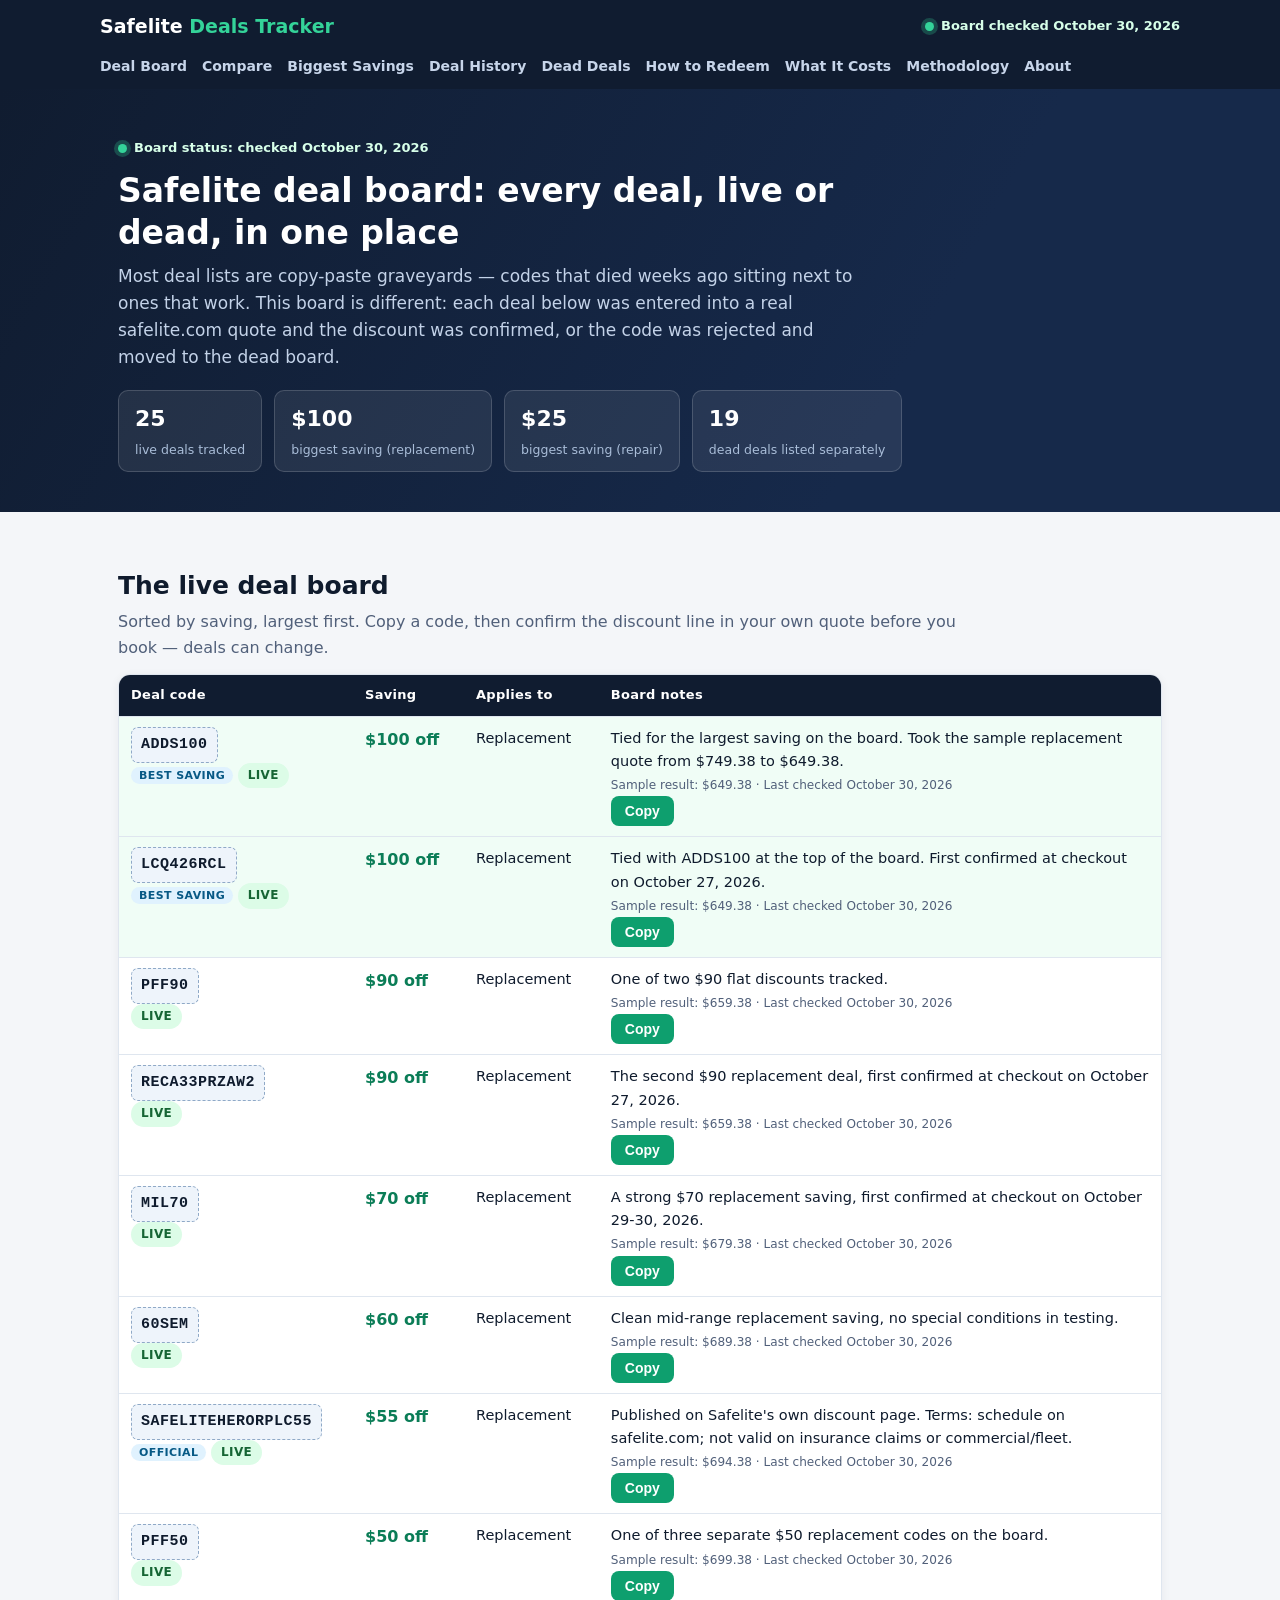
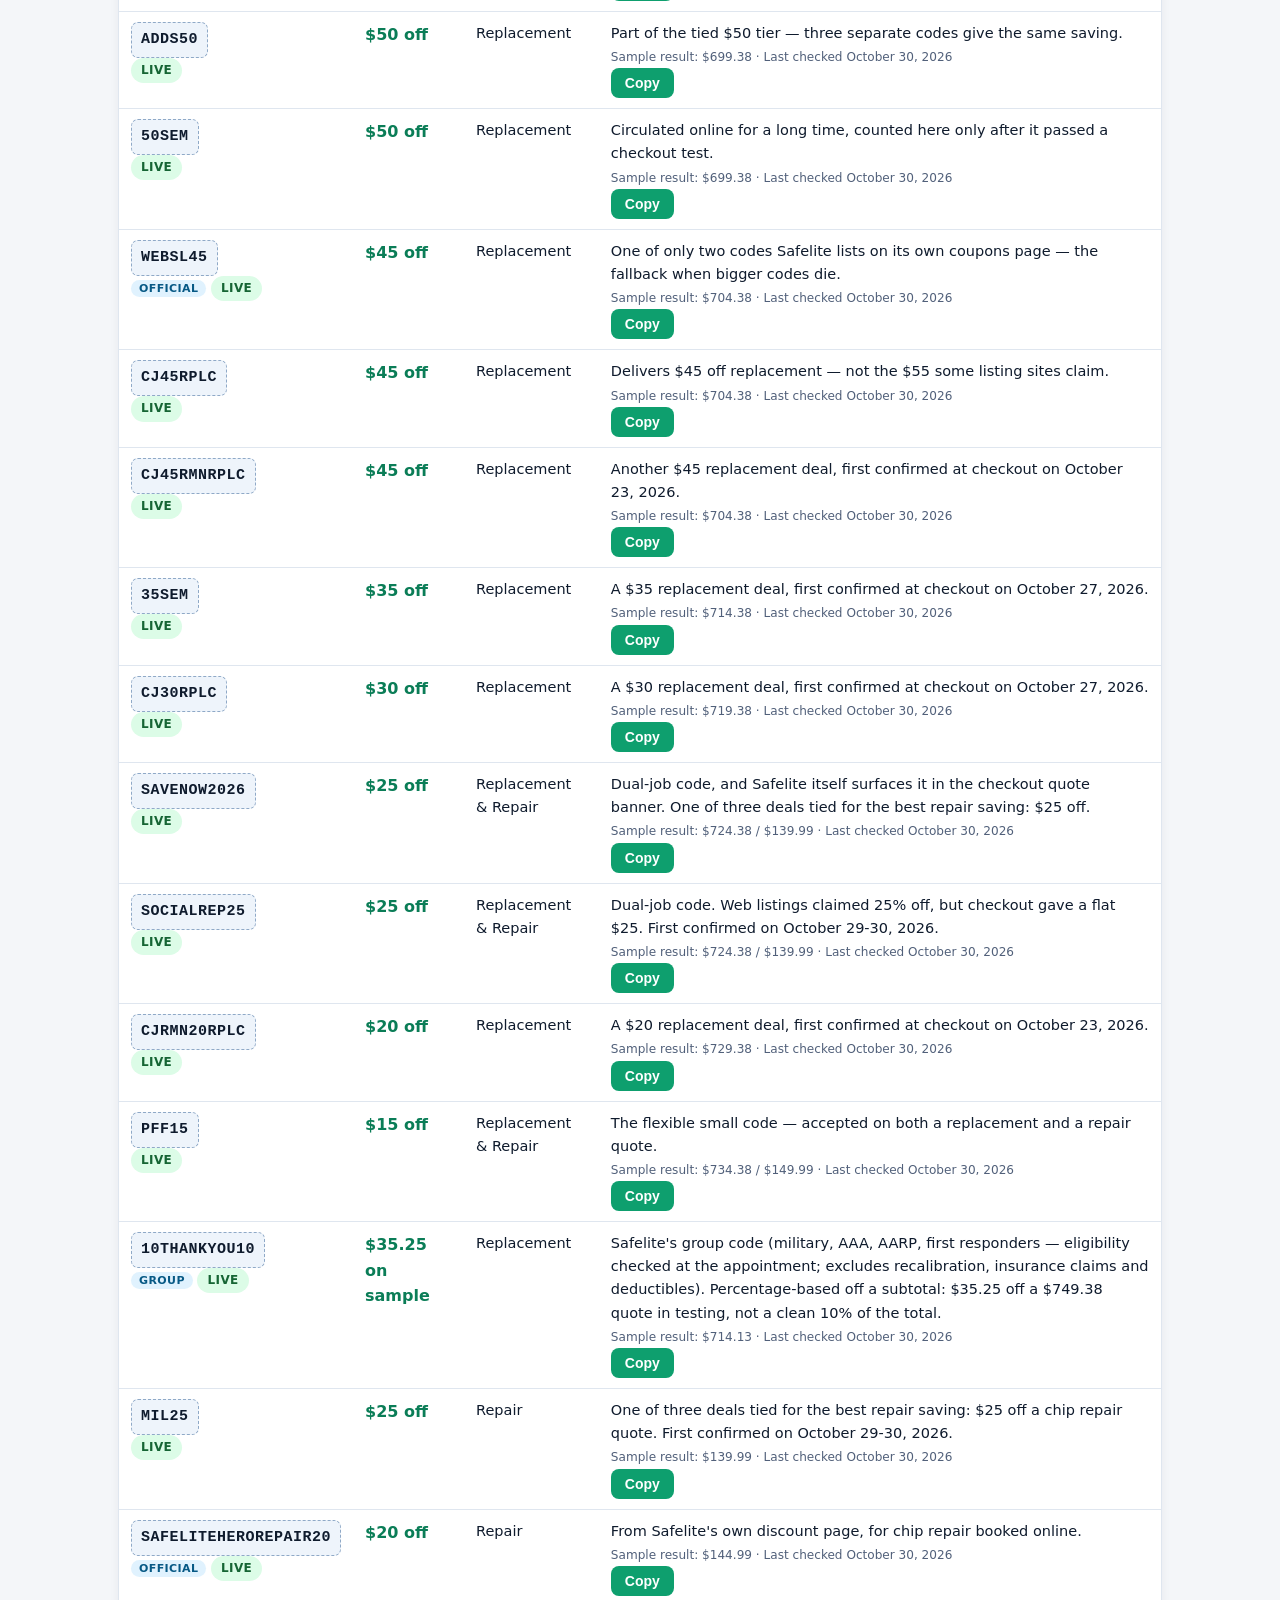
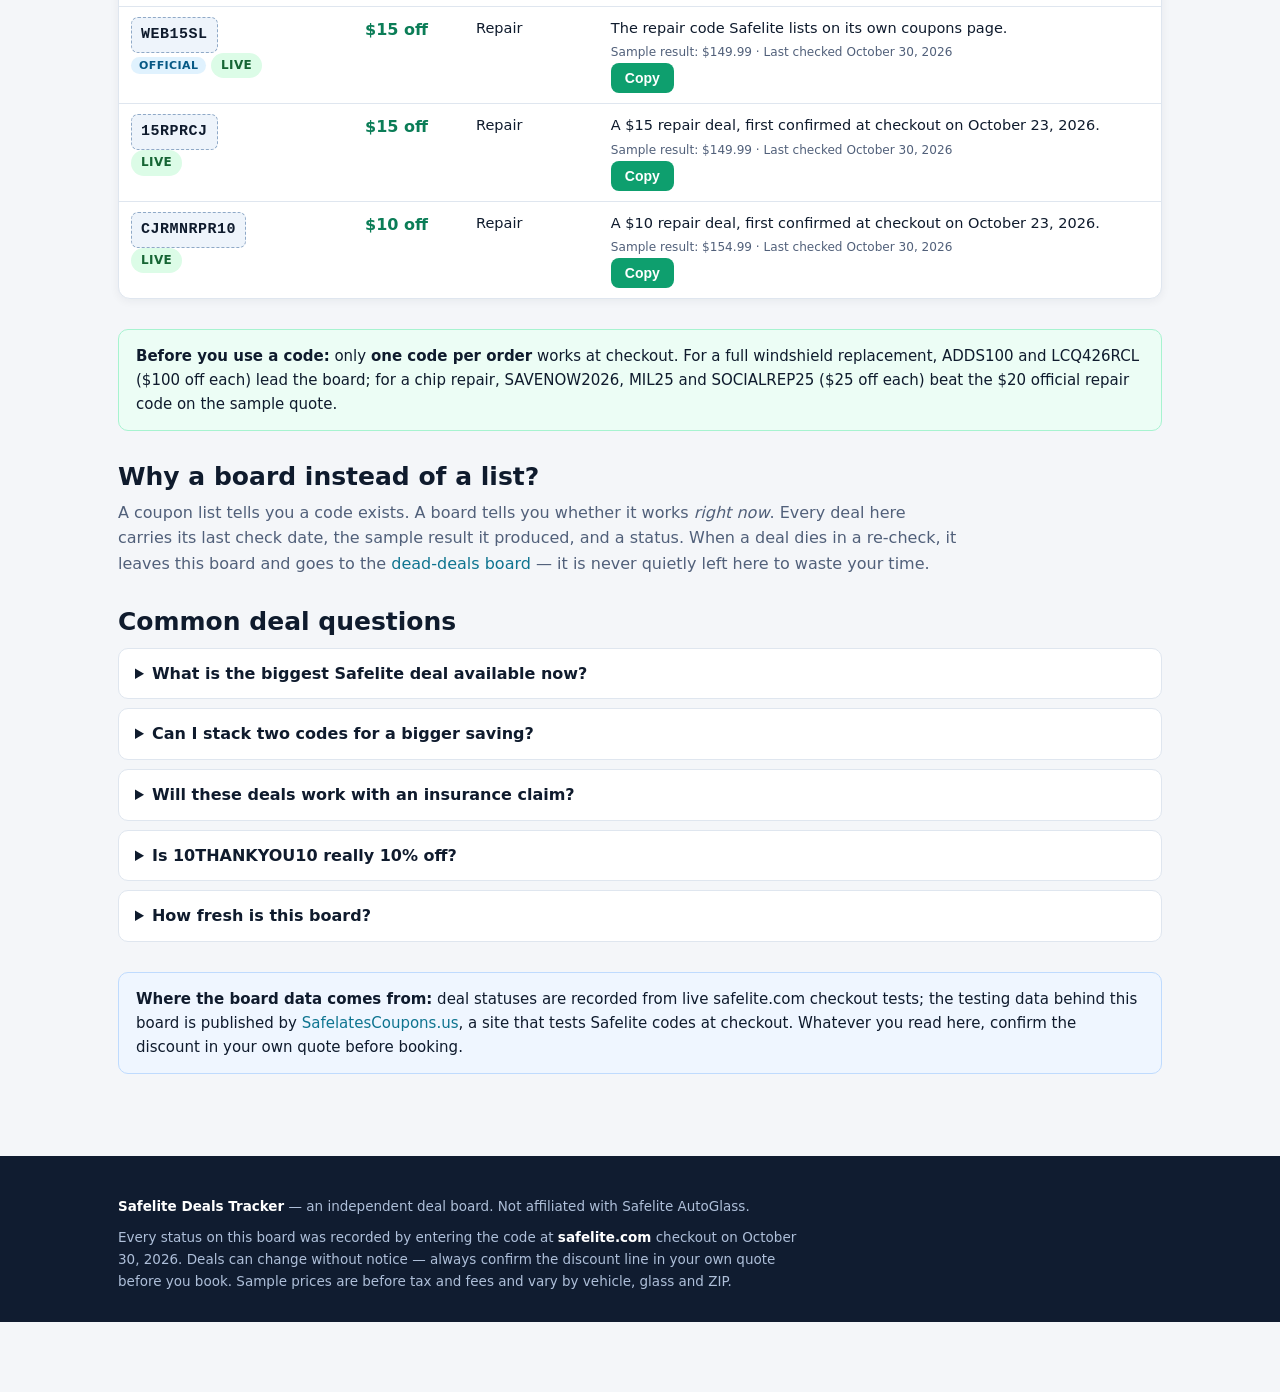
<file: index.html>
<!DOCTYPE html>
<html lang="en"><head><meta charset="UTF-8"><meta name="viewport" content="width=device-width,initial-scale=1">
<meta name="google-site-verification" content="UyJAafkkXJoHeMKJTcw36WCvDxJXHL03BKUEEzsuYdc" />
<title>Safelite Deals Tracker (October 2026): 25 Live Deals, Board Checked Oct 30</title><meta name="description" content="Live Safelite deal board: 25 deals confirmed at safelite.com checkout on October 30, 2026 — up to $100 off replacement, $25 off repair — plus the 19 dead deals to skip.">
<link rel="canonical" href="https://safelite-deals-tracker.pages.dev/index.html"><meta property="og:type" content="website">
<meta property="og:title" content="Safelite Deals Tracker (October 2026): 25 Live Deals, Board Checked Oct 30"><meta property="og:description" content="Live Safelite deal board: 25 deals confirmed at safelite.com checkout on October 30, 2026 — up to $100 off replacement, $25 off repair — plus the 19 dead deals to skip.">
<meta property="og:url" content="https://safelite-deals-tracker.pages.dev/index.html"><link rel="stylesheet" href="style.css"><script type="application/ld+json">{"@context": "https://schema.org", "@type": "FAQPage", "mainEntity": [{"@type": "Question", "name": "What is the biggest Safelite deal available now?", "acceptedAnswer": {"@type": "Answer", "text": "ADDS100 and LCQ426RCL, tied at $100 off a replacement quote on October 30, 2026. For chip repair the top tracked deals are SAVENOW2026, MIL25 and SOCIALREP25 at $25 off."}}, {"@type": "Question", "name": "How many Safelite deals on this board are actually live?", "acceptedAnswer": {"@type": "Answer", "text": "25 deals showed a discount at safelite.com checkout in the latest check on October 30, 2026. Nineteen other widely listed codes were rejected, and they sit on the dead-deals board."}}, {"@type": "Question", "name": "Can a Safelite promo code be used with insurance?", "acceptedAnswer": {"@type": "Answer", "text": "No. The promo field appears in the insurance flow, but Safelite's offer terms say codes are not valid on insurance claims. Deals apply when you pay on your own and schedule on safelite.com."}}, {"@type": "Question", "name": "Can two Safelite codes be combined?", "acceptedAnswer": {"@type": "Answer", "text": "No \u2014 checkout accepts one code per order, so the board ranks each deal on its own. Pick the single largest deal for your job."}}, {"@type": "Question", "name": "Why was my Safelite code rejected?", "acceptedAnswer": {"@type": "Answer", "text": "Either the deal has died, it does not match your service type, or you are on the insurance path where codes do not work. Switch to pay-on-my-own and try the next live deal."}}, {"@type": "Question", "name": "Is the 10THANKYOU10 code really 10% off?", "acceptedAnswer": {"@type": "Answer", "text": "In checkout testing it took $35.25 off a $749.38 quote \u2014 a subtotal-based saving, not a clean 10% of the total. It is Safelite's group code for military, AAA, AARP and first responders."}}, {"@type": "Question", "name": "Does the $35 chip repair deal apply automatically?", "acceptedAnswer": {"@type": "Answer", "text": "In every checkout test through October 30, 2026 it did not auto-apply in either booking flow. The board lists it as unconfirmed rather than as a live deal."}}, {"@type": "Question", "name": "How often is the deal board re-checked?", "acceptedAnswer": {"@type": "Answer", "text": "The board is re-checked regularly: every code is entered at safelite.com checkout again and statuses are updated, and every deal shows its last check date. The current board reflects the October 30, 2026 check."}}]}</script></head>
<body><div class="topbar"><div class="wrap tbar"><a class="brand" href="index.html">Safelite <em>Deals Tracker</em></a>
<span class="pulse"><span class="dot"></span>Board checked October 30, 2026</span><nav class="menu"><a href="index.html">Deal Board</a><a href="deal-comparison.html">Compare</a><a href="biggest-savings.html">Biggest Savings</a><a href="deal-history.html">Deal History</a><a href="dead-deals.html">Dead Deals</a><a href="redeem.html">How to Redeem</a><a href="costs.html">What It Costs</a><a href="methodology.html">Methodology</a><a href="about.html">About</a></nav></div></div>
<div class="hero"><div class="wrap">
<span class="pulse"><span class="dot"></span>Board status: checked October 30, 2026</span>
<h1>Safelite deal board: every deal, live or dead, in one place</h1>
<p>Most deal lists are copy-paste graveyards — codes that died weeks ago sitting next to ones that work. This board is different: each deal below was entered into a real safelite.com quote and the discount was confirmed, or the code was rejected and moved to the dead board.</p>
<div class="stats">
<div class="stat"><b>25</b><span>live deals tracked</span></div>
<div class="stat"><b>$100</b><span>biggest saving (replacement)</span></div>
<div class="stat"><b>$25</b><span>biggest saving (repair)</span></div>
<div class="stat"><b>19</b><span>dead deals listed separately</span></div>
</div></div></div>
<main><div class="wrap">
<section><h2 class="sec">The live deal board</h2>
<p class="sub">Sorted by saving, largest first. Copy a code, then confirm the discount line in your own quote before you book — deals can change.</p>
<div class="board" style="margin-top:14px"><table>
<tr><th>Deal code</th><th>Saving</th><th>Applies to</th><th>Board notes</th></tr>
<tr class="hl"><td><code class="pill">ADDS100</code><br><span class="tag">best saving</span> <span class="status live">Live</span></td>
<td class="save">$100 off</td><td>Replacement</td><td>Tied for the largest saving on the board. Took the sample replacement quote from $749.38 to $649.38.<br><small style="color:var(--mut)">Sample result: $649.38 · Last checked October 30, 2026</small><br>
<button class="copybtn" onclick="copyCode(this,'ADDS100')">Copy</button></td></tr>
<tr class="hl"><td><code class="pill">LCQ426RCL</code><br><span class="tag">best saving</span> <span class="status live">Live</span></td>
<td class="save">$100 off</td><td>Replacement</td><td>Tied with ADDS100 at the top of the board. First confirmed at checkout on October 27, 2026.<br><small style="color:var(--mut)">Sample result: $649.38 · Last checked October 30, 2026</small><br>
<button class="copybtn" onclick="copyCode(this,'LCQ426RCL')">Copy</button></td></tr>
<tr><td><code class="pill">PFF90</code><br><span class="status live">Live</span></td>
<td class="save">$90 off</td><td>Replacement</td><td>One of two $90 flat discounts tracked.<br><small style="color:var(--mut)">Sample result: $659.38 · Last checked October 30, 2026</small><br>
<button class="copybtn" onclick="copyCode(this,'PFF90')">Copy</button></td></tr>
<tr><td><code class="pill">RECA33PRZAW2</code><br><span class="status live">Live</span></td>
<td class="save">$90 off</td><td>Replacement</td><td>The second $90 replacement deal, first confirmed at checkout on October 27, 2026.<br><small style="color:var(--mut)">Sample result: $659.38 · Last checked October 30, 2026</small><br>
<button class="copybtn" onclick="copyCode(this,'RECA33PRZAW2')">Copy</button></td></tr>
<tr><td><code class="pill">MIL70</code><br><span class="status live">Live</span></td>
<td class="save">$70 off</td><td>Replacement</td><td>A strong $70 replacement saving, first confirmed at checkout on October 29-30, 2026.<br><small style="color:var(--mut)">Sample result: $679.38 · Last checked October 30, 2026</small><br>
<button class="copybtn" onclick="copyCode(this,'MIL70')">Copy</button></td></tr>
<tr><td><code class="pill">60SEM</code><br><span class="status live">Live</span></td>
<td class="save">$60 off</td><td>Replacement</td><td>Clean mid-range replacement saving, no special conditions in testing.<br><small style="color:var(--mut)">Sample result: $689.38 · Last checked October 30, 2026</small><br>
<button class="copybtn" onclick="copyCode(this,'60SEM')">Copy</button></td></tr>
<tr><td><code class="pill">SAFELITEHERORPLC55</code><br><span class="tag">official</span> <span class="status live">Live</span></td>
<td class="save">$55 off</td><td>Replacement</td><td>Published on Safelite's own discount page. Terms: schedule on safelite.com; not valid on insurance claims or commercial/fleet.<br><small style="color:var(--mut)">Sample result: $694.38 · Last checked October 30, 2026</small><br>
<button class="copybtn" onclick="copyCode(this,'SAFELITEHERORPLC55')">Copy</button></td></tr>
<tr><td><code class="pill">PFF50</code><br><span class="status live">Live</span></td>
<td class="save">$50 off</td><td>Replacement</td><td>One of three separate $50 replacement codes on the board.<br><small style="color:var(--mut)">Sample result: $699.38 · Last checked October 30, 2026</small><br>
<button class="copybtn" onclick="copyCode(this,'PFF50')">Copy</button></td></tr>
<tr><td><code class="pill">ADDS50</code><br><span class="status live">Live</span></td>
<td class="save">$50 off</td><td>Replacement</td><td>Part of the tied $50 tier — three separate codes give the same saving.<br><small style="color:var(--mut)">Sample result: $699.38 · Last checked October 30, 2026</small><br>
<button class="copybtn" onclick="copyCode(this,'ADDS50')">Copy</button></td></tr>
<tr><td><code class="pill">50SEM</code><br><span class="status live">Live</span></td>
<td class="save">$50 off</td><td>Replacement</td><td>Circulated online for a long time, counted here only after it passed a checkout test.<br><small style="color:var(--mut)">Sample result: $699.38 · Last checked October 30, 2026</small><br>
<button class="copybtn" onclick="copyCode(this,'50SEM')">Copy</button></td></tr>
<tr><td><code class="pill">WEBSL45</code><br><span class="tag">official</span> <span class="status live">Live</span></td>
<td class="save">$45 off</td><td>Replacement</td><td>One of only two codes Safelite lists on its own coupons page — the fallback when bigger codes die.<br><small style="color:var(--mut)">Sample result: $704.38 · Last checked October 30, 2026</small><br>
<button class="copybtn" onclick="copyCode(this,'WEBSL45')">Copy</button></td></tr>
<tr><td><code class="pill">CJ45RPLC</code><br><span class="status live">Live</span></td>
<td class="save">$45 off</td><td>Replacement</td><td>Delivers $45 off replacement — not the $55 some listing sites claim.<br><small style="color:var(--mut)">Sample result: $704.38 · Last checked October 30, 2026</small><br>
<button class="copybtn" onclick="copyCode(this,'CJ45RPLC')">Copy</button></td></tr>
<tr><td><code class="pill">CJ45RMNRPLC</code><br><span class="status live">Live</span></td>
<td class="save">$45 off</td><td>Replacement</td><td>Another $45 replacement deal, first confirmed at checkout on October 23, 2026.<br><small style="color:var(--mut)">Sample result: $704.38 · Last checked October 30, 2026</small><br>
<button class="copybtn" onclick="copyCode(this,'CJ45RMNRPLC')">Copy</button></td></tr>
<tr><td><code class="pill">35SEM</code><br><span class="status live">Live</span></td>
<td class="save">$35 off</td><td>Replacement</td><td>A $35 replacement deal, first confirmed at checkout on October 27, 2026.<br><small style="color:var(--mut)">Sample result: $714.38 · Last checked October 30, 2026</small><br>
<button class="copybtn" onclick="copyCode(this,'35SEM')">Copy</button></td></tr>
<tr><td><code class="pill">CJ30RPLC</code><br><span class="status live">Live</span></td>
<td class="save">$30 off</td><td>Replacement</td><td>A $30 replacement deal, first confirmed at checkout on October 27, 2026.<br><small style="color:var(--mut)">Sample result: $719.38 · Last checked October 30, 2026</small><br>
<button class="copybtn" onclick="copyCode(this,'CJ30RPLC')">Copy</button></td></tr>
<tr><td><code class="pill">SAVENOW2026</code><br><span class="status live">Live</span></td>
<td class="save">$25 off</td><td>Replacement &amp; Repair</td><td>Dual-job code, and Safelite itself surfaces it in the checkout quote banner. One of three deals tied for the best repair saving: $25 off.<br><small style="color:var(--mut)">Sample result: $724.38 / $139.99 · Last checked October 30, 2026</small><br>
<button class="copybtn" onclick="copyCode(this,'SAVENOW2026')">Copy</button></td></tr>
<tr><td><code class="pill">SOCIALREP25</code><br><span class="status live">Live</span></td>
<td class="save">$25 off</td><td>Replacement &amp; Repair</td><td>Dual-job code. Web listings claimed 25% off, but checkout gave a flat $25. First confirmed on October 29-30, 2026.<br><small style="color:var(--mut)">Sample result: $724.38 / $139.99 · Last checked October 30, 2026</small><br>
<button class="copybtn" onclick="copyCode(this,'SOCIALREP25')">Copy</button></td></tr>
<tr><td><code class="pill">CJRMN20RPLC</code><br><span class="status live">Live</span></td>
<td class="save">$20 off</td><td>Replacement</td><td>A $20 replacement deal, first confirmed at checkout on October 23, 2026.<br><small style="color:var(--mut)">Sample result: $729.38 · Last checked October 30, 2026</small><br>
<button class="copybtn" onclick="copyCode(this,'CJRMN20RPLC')">Copy</button></td></tr>
<tr><td><code class="pill">PFF15</code><br><span class="status live">Live</span></td>
<td class="save">$15 off</td><td>Replacement &amp; Repair</td><td>The flexible small code — accepted on both a replacement and a repair quote.<br><small style="color:var(--mut)">Sample result: $734.38 / $149.99 · Last checked October 30, 2026</small><br>
<button class="copybtn" onclick="copyCode(this,'PFF15')">Copy</button></td></tr>
<tr><td><code class="pill">10THANKYOU10</code><br><span class="tag">group</span> <span class="status live">Live</span></td>
<td class="save">$35.25 on sample</td><td>Replacement</td><td>Safelite's group code (military, AAA, AARP, first responders — eligibility checked at the appointment; excludes recalibration, insurance claims and deductibles). Percentage-based off a subtotal: $35.25 off a $749.38 quote in testing, not a clean 10% of the total.<br><small style="color:var(--mut)">Sample result: $714.13 · Last checked October 30, 2026</small><br>
<button class="copybtn" onclick="copyCode(this,'10THANKYOU10')">Copy</button></td></tr>
<tr><td><code class="pill">MIL25</code><br><span class="status live">Live</span></td>
<td class="save">$25 off</td><td>Repair</td><td>One of three deals tied for the best repair saving: $25 off a chip repair quote. First confirmed on October 29-30, 2026.<br><small style="color:var(--mut)">Sample result: $139.99 · Last checked October 30, 2026</small><br>
<button class="copybtn" onclick="copyCode(this,'MIL25')">Copy</button></td></tr>
<tr><td><code class="pill">SAFELITEHEROREPAIR20</code><br><span class="tag">official</span> <span class="status live">Live</span></td>
<td class="save">$20 off</td><td>Repair</td><td>From Safelite's own discount page, for chip repair booked online.<br><small style="color:var(--mut)">Sample result: $144.99 · Last checked October 30, 2026</small><br>
<button class="copybtn" onclick="copyCode(this,'SAFELITEHEROREPAIR20')">Copy</button></td></tr>
<tr><td><code class="pill">WEB15SL</code><br><span class="tag">official</span> <span class="status live">Live</span></td>
<td class="save">$15 off</td><td>Repair</td><td>The repair code Safelite lists on its own coupons page.<br><small style="color:var(--mut)">Sample result: $149.99 · Last checked October 30, 2026</small><br>
<button class="copybtn" onclick="copyCode(this,'WEB15SL')">Copy</button></td></tr>
<tr><td><code class="pill">15RPRCJ</code><br><span class="status live">Live</span></td>
<td class="save">$15 off</td><td>Repair</td><td>A $15 repair deal, first confirmed at checkout on October 23, 2026.<br><small style="color:var(--mut)">Sample result: $149.99 · Last checked October 30, 2026</small><br>
<button class="copybtn" onclick="copyCode(this,'15RPRCJ')">Copy</button></td></tr>
<tr><td><code class="pill">CJRMNRPR10</code><br><span class="status live">Live</span></td>
<td class="save">$10 off</td><td>Repair</td><td>A $10 repair deal, first confirmed at checkout on October 23, 2026.<br><small style="color:var(--mut)">Sample result: $154.99 · Last checked October 30, 2026</small><br>
<button class="copybtn" onclick="copyCode(this,'CJRMNRPR10')">Copy</button></td></tr>
</table></div></section>
<section><div class="callout"><strong>Before you use a code:</strong> only <strong>one code per order</strong> works at checkout. For a full windshield replacement, ADDS100 and LCQ426RCL ($100 off each) lead the board; for a chip repair, SAVENOW2026, MIL25 and SOCIALREP25 ($25 off each) beat the $20 official repair code on the sample quote.</div></section>
<section><h2 class="sec">Why a board instead of a list?</h2>
<p class="sub">A coupon list tells you a code exists. A board tells you whether it works <em>right now</em>. Every deal here carries its last check date, the sample result it produced, and a status. When a deal dies in a re-check, it leaves this board and goes to the <a href="dead-deals.html">dead-deals board</a> — it is never quietly left here to waste your time.</p></section>
<section><h2 class="sec">Common deal questions</h2>
<details><summary>What is the biggest Safelite deal available now?</summary><p>ADDS100 and LCQ426RCL, tied at $100 off replacement — the largest saving tracked on October 30, 2026. For chip repair, SAVENOW2026, MIL25 and SOCIALREP25 at $25 off are the top deals.</p></details>
<details><summary>Can I stack two codes for a bigger saving?</summary><p>No. Safelite checkout accepts one code per order, which is why the board ranks deals individually instead of suggesting combinations.</p></details>
<details><summary>Will these deals work with an insurance claim?</summary><p>No — Safelite's offer terms exclude insurance claims (and commercial/fleet work). The deals on this board apply when you pay on your own and schedule on safelite.com.</p></details>
<details><summary>Is 10THANKYOU10 really 10% off?</summary><p>Not of the full total. In checkout testing it removed $35.25 from a $749.38 quote (subtotal-based). It is Safelite's group code for military, AAA, AARP and first responders; eligibility is checked at the appointment.</p></details>
<details><summary>How fresh is this board?</summary><p>It reflects the October 30, 2026 re-check. The board is re-checked regularly — every deal shows its last check date. A deal's status can change between checks, so always confirm the discount in your own quote.</p></details></section>
<section><div class="src"><strong>Where the board data comes from:</strong> deal statuses are recorded from live safelite.com checkout tests; the testing data behind this board is published by <a href="https://safelatescoupons.us" rel="nofollow noopener" target="_blank">SafelatesCoupons.us</a>, a site that tests Safelite codes at checkout. Whatever you read here, confirm the discount in your own quote before booking.</div></section>
</div></main>
<footer class="site"><div class="wrap">
<p><strong style="color:#fff">Safelite Deals Tracker</strong> — an independent deal board. Not affiliated with Safelite AutoGlass.</p>
<p>Every status on this board was recorded by entering the code at <a href="https://www.safelite.com" rel="nofollow noopener" target="_blank">safelite.com</a> checkout on October 30, 2026. Deals can change without notice — always confirm the discount line in your own quote before you book. Sample prices are before tax and fees and vary by vehicle, glass and ZIP.</p>
</div></footer><script src="app.js"></script></body></html>
</file>
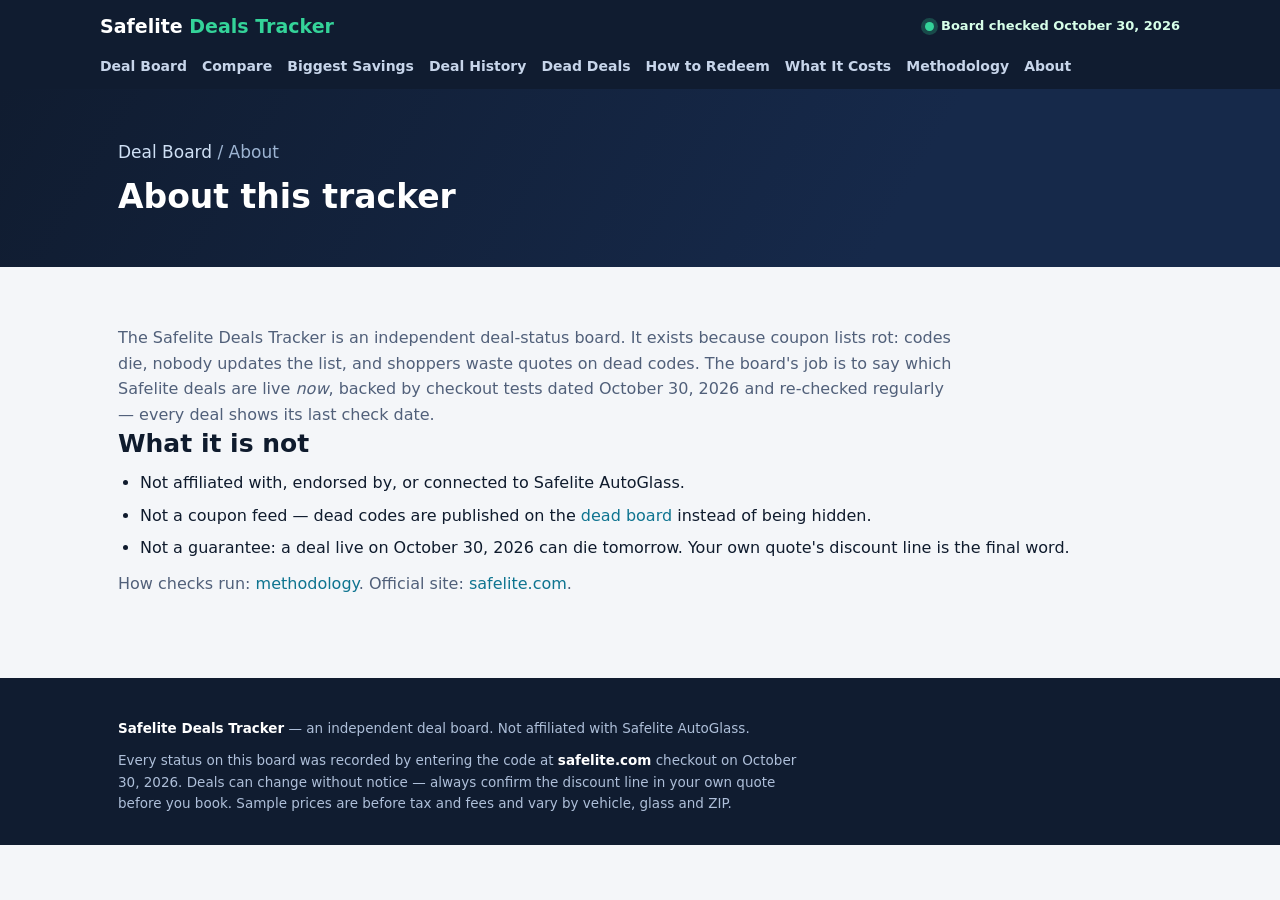
<file: about.html>
<!DOCTYPE html>
<html lang="en"><head><meta charset="UTF-8"><meta name="viewport" content="width=device-width,initial-scale=1">
<meta name="google-site-verification" content="UyJAafkkXJoHeMKJTcw36WCvDxJXHL03BKUEEzsuYdc" />
<title>About the Safelite Deals Tracker</title><meta name="description" content="About this independent Safelite deal board: what it tracks, what it is not, and the disclaimers that apply.">
<link rel="canonical" href="https://safelite-deals-tracker.pages.dev/about.html"><meta property="og:type" content="website">
<meta property="og:title" content="About the Safelite Deals Tracker"><meta property="og:description" content="About this independent Safelite deal board: what it tracks, what it is not, and the disclaimers that apply.">
<meta property="og:url" content="https://safelite-deals-tracker.pages.dev/about.html"><link rel="stylesheet" href="style.css"></head>
<body><div class="topbar"><div class="wrap tbar"><a class="brand" href="index.html">Safelite <em>Deals Tracker</em></a>
<span class="pulse"><span class="dot"></span>Board checked October 30, 2026</span><nav class="menu"><a href="index.html">Deal Board</a><a href="deal-comparison.html">Compare</a><a href="biggest-savings.html">Biggest Savings</a><a href="deal-history.html">Deal History</a><a href="dead-deals.html">Dead Deals</a><a href="redeem.html">How to Redeem</a><a href="costs.html">What It Costs</a><a href="methodology.html">Methodology</a><a href="about.html">About</a></nav></div></div>
<div class="hero"><div class="wrap">
<p class="crumb" style="color:#9db4d2"><a href="index.html" style="color:#cfe0f5">Deal Board</a> / About</p>
<h1>About this tracker</h1>
</div></div>
<main><div class="wrap"><section>
<p class="sub">The Safelite Deals Tracker is an independent deal-status board. It exists because coupon lists rot: codes die, nobody updates the list, and shoppers waste quotes on dead codes. The board's job is to say which Safelite deals are live <em>now</em>, backed by checkout tests dated October 30, 2026 and re-checked regularly — every deal shows its last check date.</p>
<h2 class="sec">What it is not</h2>
<ul class="tight">
<li>Not affiliated with, endorsed by, or connected to Safelite AutoGlass.</li>
<li>Not a coupon feed — dead codes are published on the <a href="dead-deals.html">dead board</a> instead of being hidden.</li>
<li>Not a guarantee: a deal live on October 30, 2026 can die tomorrow. Your own quote's discount line is the final word.</li>
</ul>
<p class="sub">How checks run: <a href="methodology.html">methodology</a>. Official site: <a href="https://www.safelite.com" rel="nofollow noopener" target="_blank">safelite.com</a>.</p>
</section></div></main>
<footer class="site"><div class="wrap">
<p><strong style="color:#fff">Safelite Deals Tracker</strong> — an independent deal board. Not affiliated with Safelite AutoGlass.</p>
<p>Every status on this board was recorded by entering the code at <a href="https://www.safelite.com" rel="nofollow noopener" target="_blank">safelite.com</a> checkout on October 30, 2026. Deals can change without notice — always confirm the discount line in your own quote before you book. Sample prices are before tax and fees and vary by vehicle, glass and ZIP.</p>
</div></footer><script src="app.js"></script></body></html>
</file>
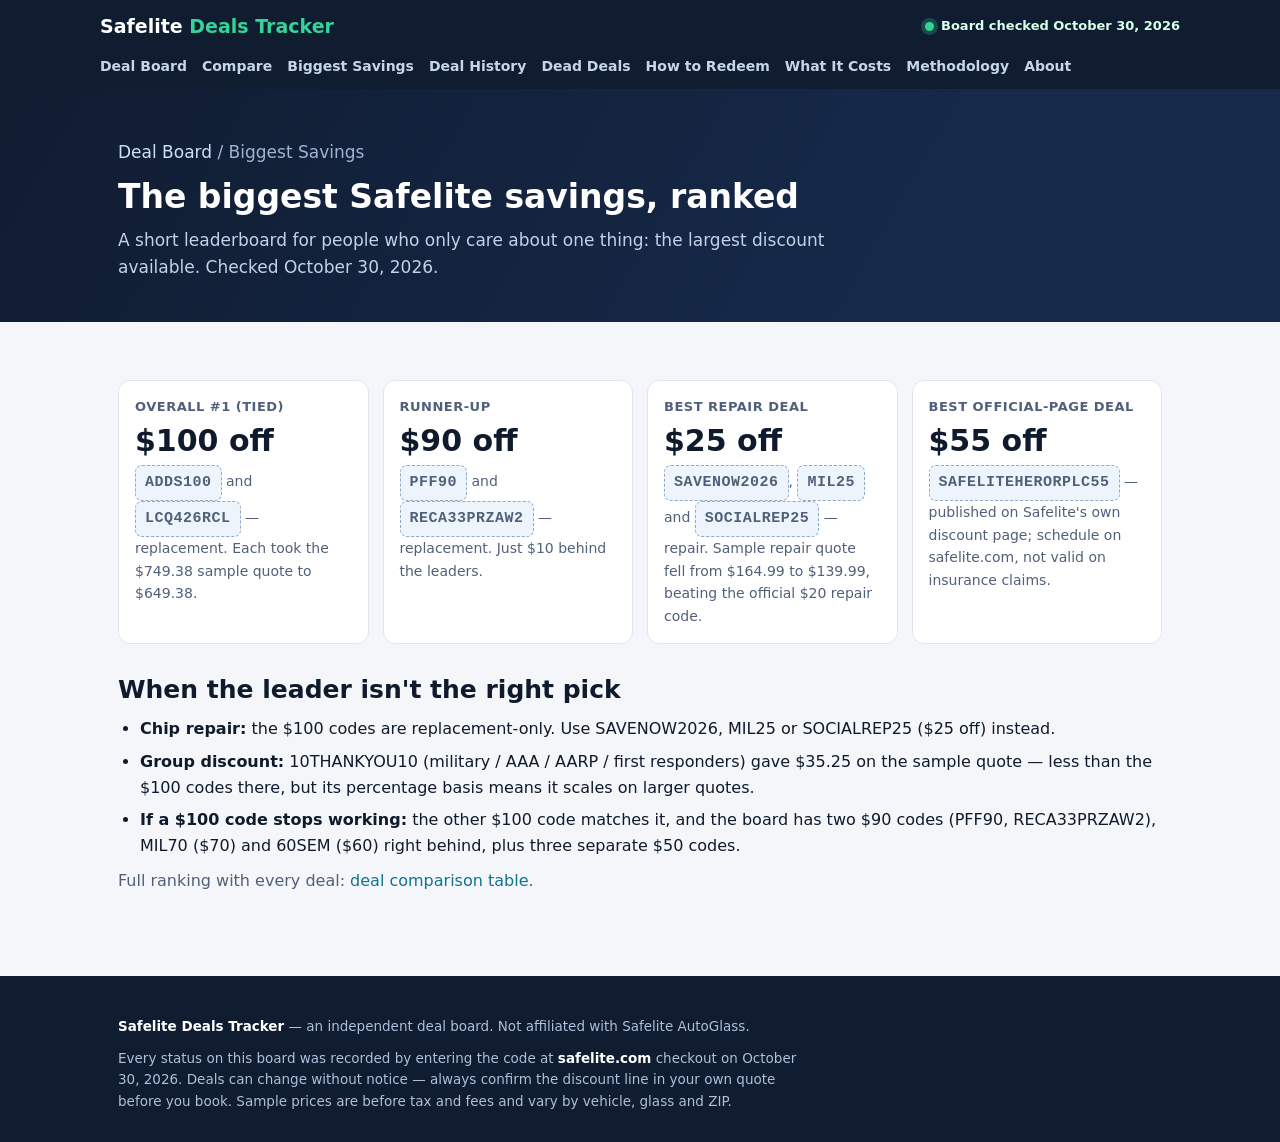
<file: biggest-savings.html>
<!DOCTYPE html>
<html lang="en"><head><meta charset="UTF-8"><meta name="viewport" content="width=device-width,initial-scale=1">
<meta name="google-site-verification" content="UyJAafkkXJoHeMKJTcw36WCvDxJXHL03BKUEEzsuYdc" />
<title>Biggest Safelite Savings Right Now: Top Deals Leaderboard (Oct 2026)</title><meta name="description" content="Leaderboard of the biggest Safelite savings tracked October 30, 2026: ADDS100 and LCQ426RCL $100 off replacement lead, three $25 deals lead repairs.">
<link rel="canonical" href="https://safelite-deals-tracker.pages.dev/biggest-savings.html"><meta property="og:type" content="website">
<meta property="og:title" content="Biggest Safelite Savings Right Now: Top Deals Leaderboard (Oct 2026)"><meta property="og:description" content="Leaderboard of the biggest Safelite savings tracked October 30, 2026: ADDS100 and LCQ426RCL $100 off replacement lead, three $25 deals lead repairs.">
<meta property="og:url" content="https://safelite-deals-tracker.pages.dev/biggest-savings.html"><link rel="stylesheet" href="style.css"></head>
<body><div class="topbar"><div class="wrap tbar"><a class="brand" href="index.html">Safelite <em>Deals Tracker</em></a>
<span class="pulse"><span class="dot"></span>Board checked October 30, 2026</span><nav class="menu"><a href="index.html">Deal Board</a><a href="deal-comparison.html">Compare</a><a href="biggest-savings.html">Biggest Savings</a><a href="deal-history.html">Deal History</a><a href="dead-deals.html">Dead Deals</a><a href="redeem.html">How to Redeem</a><a href="costs.html">What It Costs</a><a href="methodology.html">Methodology</a><a href="about.html">About</a></nav></div></div>
<div class="hero"><div class="wrap">
<p class="crumb" style="color:#9db4d2"><a href="index.html" style="color:#cfe0f5">Deal Board</a> / Biggest Savings</p>
<h1>The biggest Safelite savings, ranked</h1>
<p>A short leaderboard for people who only care about one thing: the largest discount available. Checked October 30, 2026.</p>
</div></div>
<main><div class="wrap"><section>
<div class="lead">
<div class="rank"><div class="n">Overall #1 (tied)</div><div class="v">$100 off</div><p><code class="pill">ADDS100</code> and <code class="pill">LCQ426RCL</code> — replacement. Each took the $749.38 sample quote to $649.38.</p></div>
<div class="rank"><div class="n">Runner-up</div><div class="v">$90 off</div><p><code class="pill">PFF90</code> and <code class="pill">RECA33PRZAW2</code> — replacement. Just $10 behind the leaders.</p></div>
<div class="rank"><div class="n">Best repair deal</div><div class="v">$25 off</div><p><code class="pill">SAVENOW2026</code>, <code class="pill">MIL25</code> and <code class="pill">SOCIALREP25</code> — repair. Sample repair quote fell from $164.99 to $139.99, beating the official $20 repair code.</p></div>
<div class="rank"><div class="n">Best official-page deal</div><div class="v">$55 off</div><p><code class="pill">SAFELITEHERORPLC55</code> — published on Safelite's own discount page; schedule on safelite.com, not valid on insurance claims.</p></div>
</div></section>
<section><h2 class="sec">When the leader isn't the right pick</h2>
<ul class="tight">
<li><strong>Chip repair:</strong> the $100 codes are replacement-only. Use SAVENOW2026, MIL25 or SOCIALREP25 ($25 off) instead.</li>
<li><strong>Group discount:</strong> 10THANKYOU10 (military / AAA / AARP / first responders) gave $35.25 on the sample quote — less than the $100 codes there, but its percentage basis means it scales on larger quotes.</li>
<li><strong>If a $100 code stops working:</strong> the other $100 code matches it, and the board has two $90 codes (PFF90, RECA33PRZAW2), MIL70 ($70) and 60SEM ($60) right behind, plus three separate $50 codes.</li>
</ul>
<p class="sub">Full ranking with every deal: <a href="deal-comparison.html">deal comparison table</a>.</p></section>
</div></main>
<footer class="site"><div class="wrap">
<p><strong style="color:#fff">Safelite Deals Tracker</strong> — an independent deal board. Not affiliated with Safelite AutoGlass.</p>
<p>Every status on this board was recorded by entering the code at <a href="https://www.safelite.com" rel="nofollow noopener" target="_blank">safelite.com</a> checkout on October 30, 2026. Deals can change without notice — always confirm the discount line in your own quote before you book. Sample prices are before tax and fees and vary by vehicle, glass and ZIP.</p>
</div></footer><script src="app.js"></script></body></html>
</file>
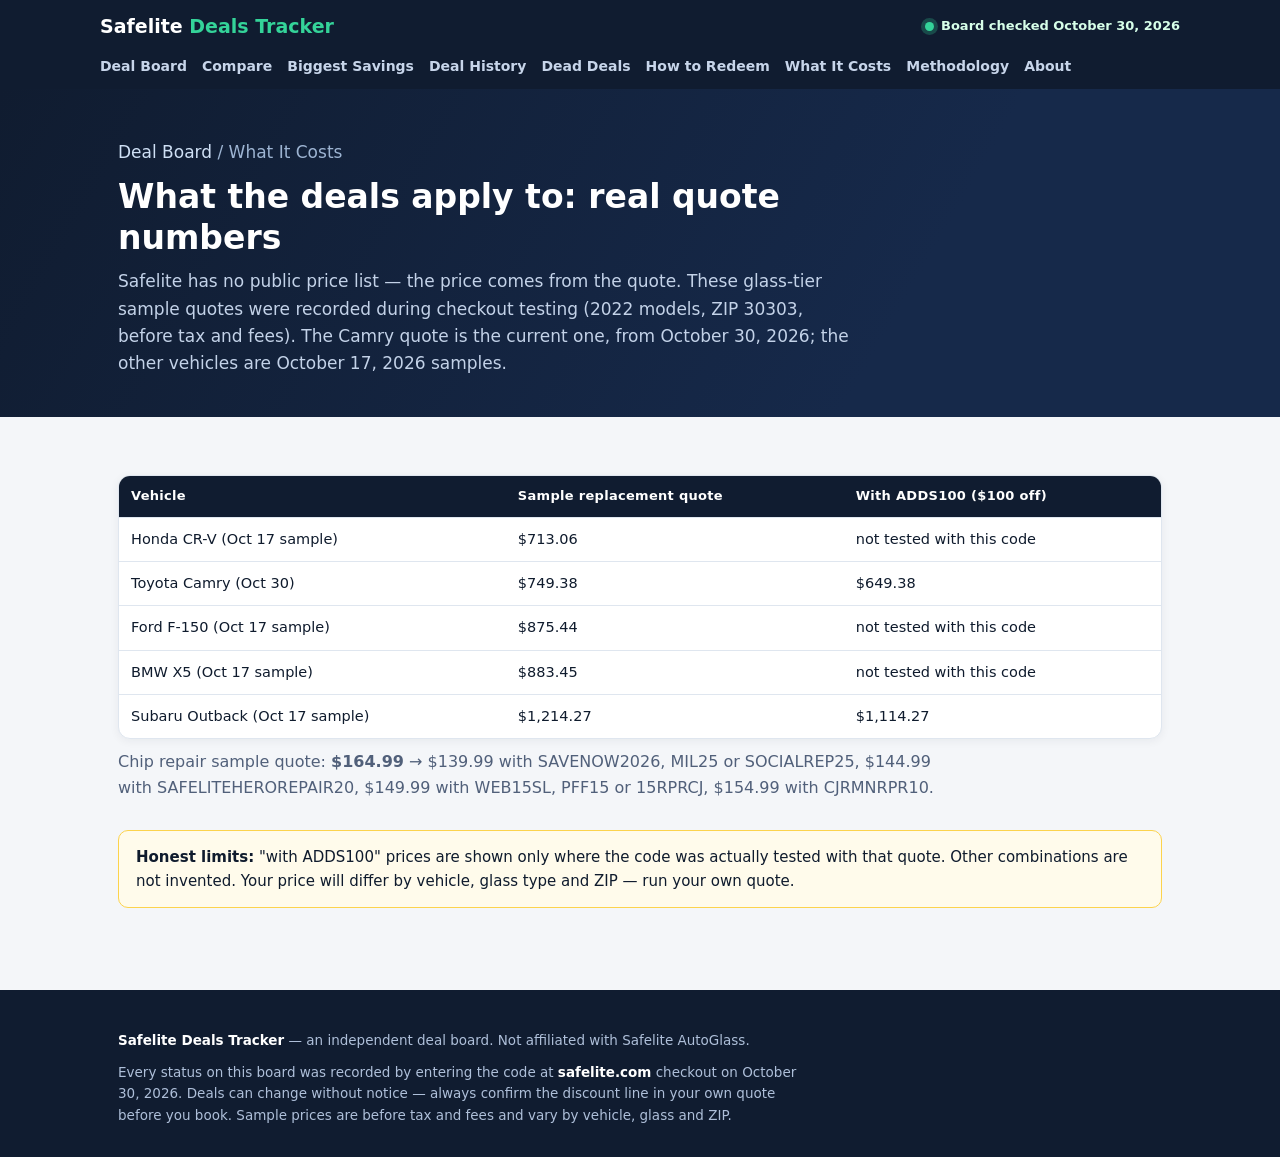
<file: costs.html>
<!DOCTYPE html>
<html lang="en"><head><meta charset="UTF-8"><meta name="viewport" content="width=device-width,initial-scale=1">
<meta name="google-site-verification" content="UyJAafkkXJoHeMKJTcw36WCvDxJXHL03BKUEEzsuYdc" />
<title>What Safelite Costs: Real Sample Quotes (Oct 2026)</title><meta name="description" content="Real Safelite sample quotes recorded in testing: current Camry replacement quote $749.38, other vehicles $713–$1,214 (October 17, 2026 samples), chip repair $164.99 — and what the tracked deals take off.">
<link rel="canonical" href="https://safelite-deals-tracker.pages.dev/costs.html"><meta property="og:type" content="website">
<meta property="og:title" content="What Safelite Costs: Real Sample Quotes (Oct 2026)"><meta property="og:description" content="Real Safelite sample quotes recorded in testing: current Camry replacement quote $749.38, other vehicles $713–$1,214 (October 17, 2026 samples), chip repair $164.99 — and what the tracked deals take off.">
<meta property="og:url" content="https://safelite-deals-tracker.pages.dev/costs.html"><link rel="stylesheet" href="style.css"></head>
<body><div class="topbar"><div class="wrap tbar"><a class="brand" href="index.html">Safelite <em>Deals Tracker</em></a>
<span class="pulse"><span class="dot"></span>Board checked October 30, 2026</span><nav class="menu"><a href="index.html">Deal Board</a><a href="deal-comparison.html">Compare</a><a href="biggest-savings.html">Biggest Savings</a><a href="deal-history.html">Deal History</a><a href="dead-deals.html">Dead Deals</a><a href="redeem.html">How to Redeem</a><a href="costs.html">What It Costs</a><a href="methodology.html">Methodology</a><a href="about.html">About</a></nav></div></div>
<div class="hero"><div class="wrap">
<p class="crumb" style="color:#9db4d2"><a href="index.html" style="color:#cfe0f5">Deal Board</a> / What It Costs</p>
<h1>What the deals apply to: real quote numbers</h1>
<p>Safelite has no public price list — the price comes from the quote. These glass-tier sample quotes were recorded during checkout testing (2022 models, ZIP 30303, before tax and fees). The Camry quote is the current one, from October 30, 2026; the other vehicles are October 17, 2026 samples.</p>
</div></div>
<main><div class="wrap"><section>
<div class="board"><table>
<tr><th>Vehicle</th><th>Sample replacement quote</th><th>With ADDS100 ($100 off)</th></tr>
<tr><td>Honda CR-V (Oct 17 sample)</td><td>$713.06</td><td>not tested with this code</td></tr>
<tr><td>Toyota Camry (Oct 30)</td><td>$749.38</td><td>$649.38</td></tr>
<tr><td>Ford F-150 (Oct 17 sample)</td><td>$875.44</td><td>not tested with this code</td></tr>
<tr><td>BMW X5 (Oct 17 sample)</td><td>$883.45</td><td>not tested with this code</td></tr>
<tr><td>Subaru Outback (Oct 17 sample)</td><td>$1,214.27</td><td>$1,114.27</td></tr>
</table></div>
<p class="sub" style="margin-top:10px">Chip repair sample quote: <strong>$164.99</strong> → $139.99 with SAVENOW2026, MIL25 or SOCIALREP25, $144.99 with SAFELITEHEROREPAIR20, $149.99 with WEB15SL, PFF15 or 15RPRCJ, $154.99 with CJRMNRPR10.</p>
</section>
<section><div class="warn"><strong>Honest limits:</strong> "with ADDS100" prices are shown only where the code was actually tested with that quote. Other combinations are not invented. Your price will differ by vehicle, glass type and ZIP — run your own quote.</div></section>
</div></main>
<footer class="site"><div class="wrap">
<p><strong style="color:#fff">Safelite Deals Tracker</strong> — an independent deal board. Not affiliated with Safelite AutoGlass.</p>
<p>Every status on this board was recorded by entering the code at <a href="https://www.safelite.com" rel="nofollow noopener" target="_blank">safelite.com</a> checkout on October 30, 2026. Deals can change without notice — always confirm the discount line in your own quote before you book. Sample prices are before tax and fees and vary by vehicle, glass and ZIP.</p>
</div></footer><script src="app.js"></script></body></html>
</file>
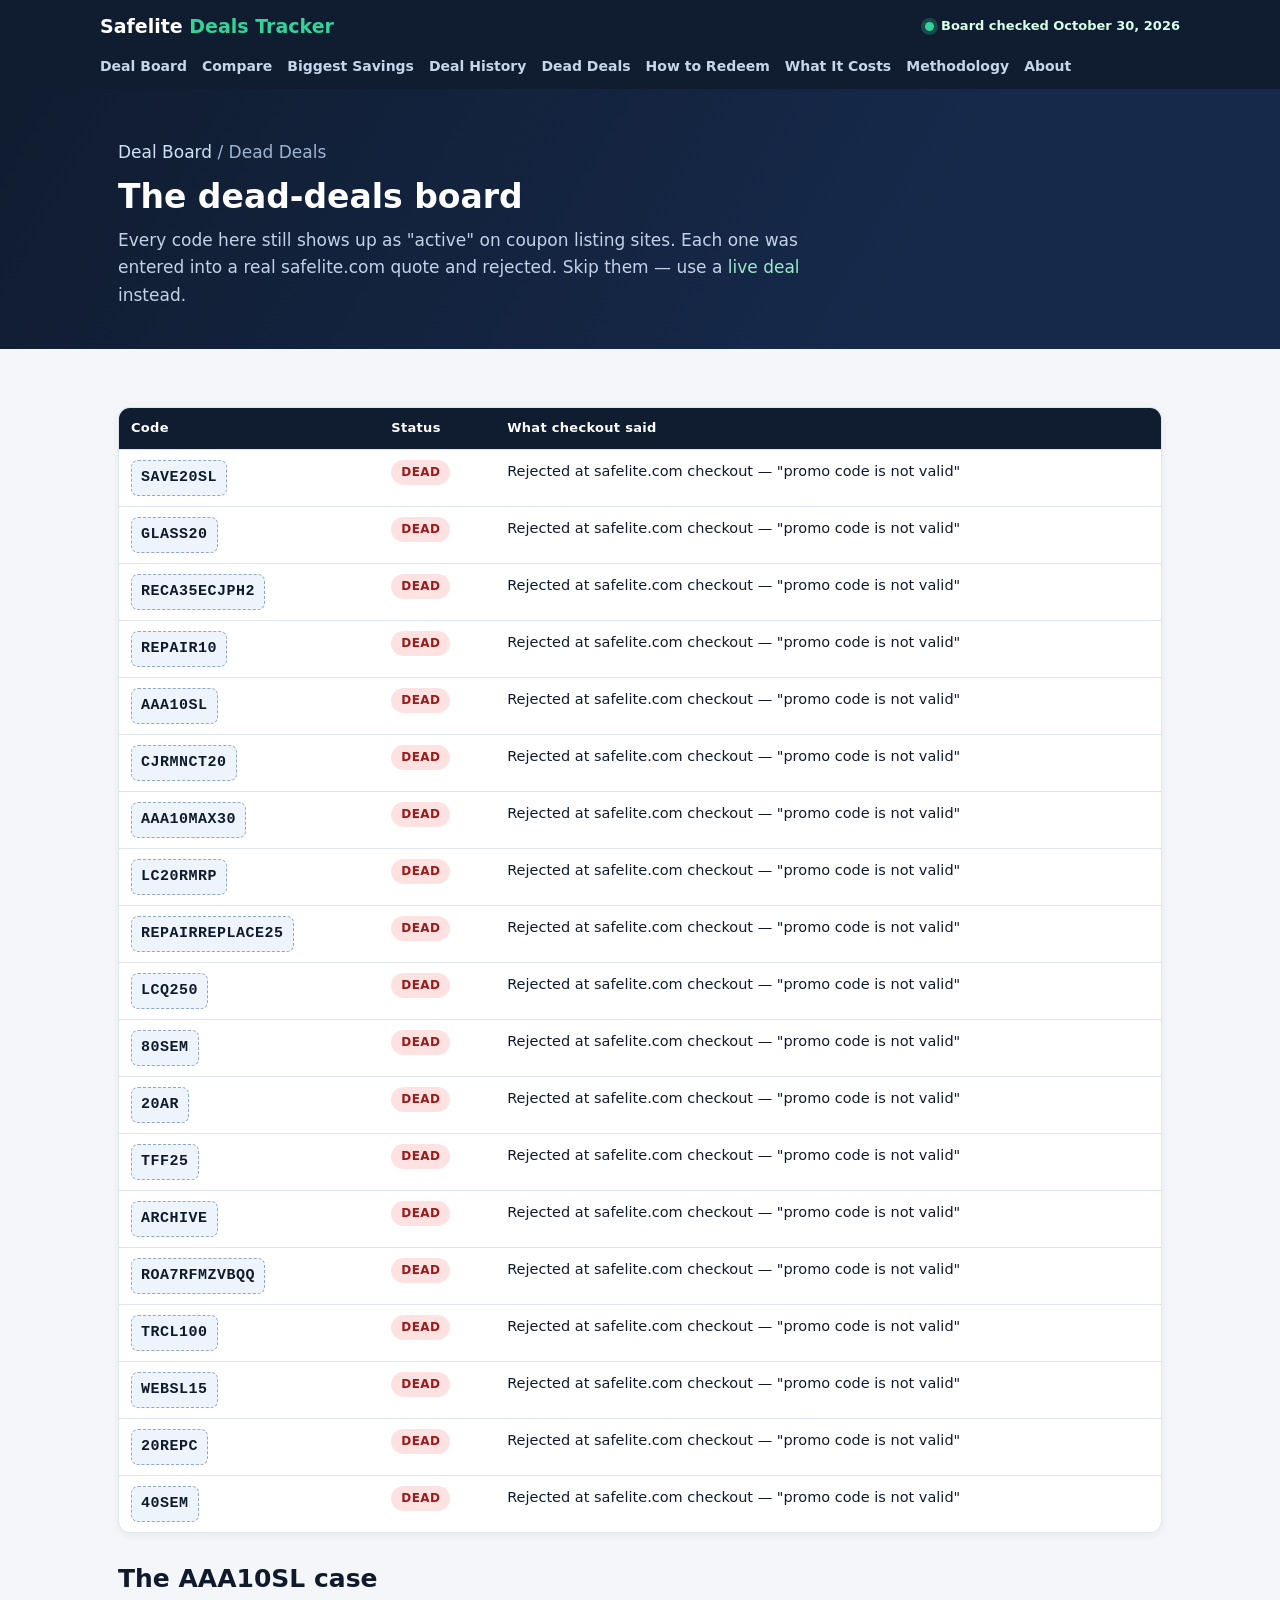
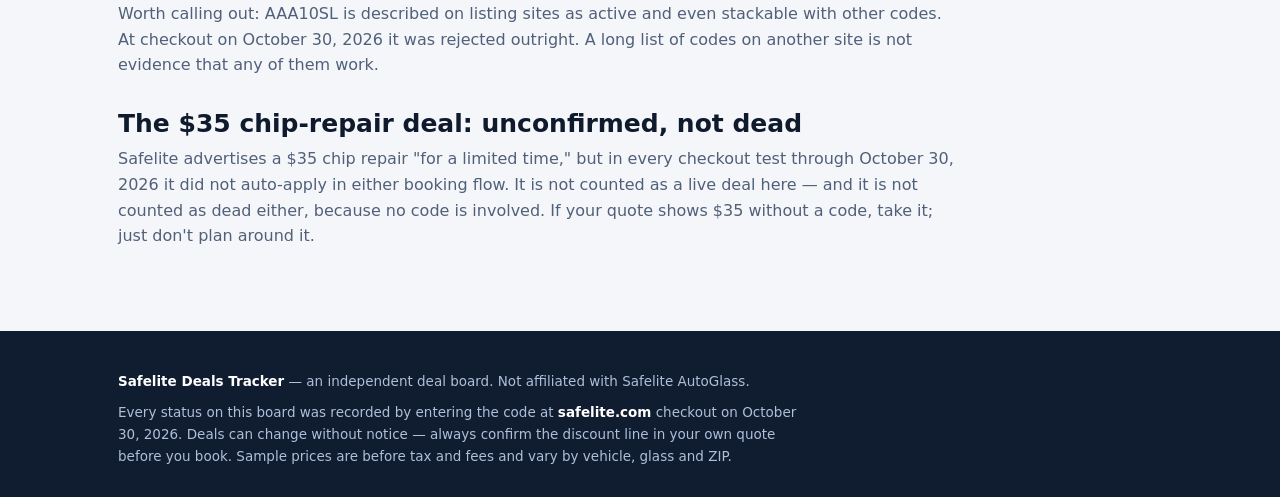
<file: dead-deals.html>
<!DOCTYPE html>
<html lang="en"><head><meta charset="UTF-8"><meta name="viewport" content="width=device-width,initial-scale=1">
<meta name="google-site-verification" content="UyJAafkkXJoHeMKJTcw36WCvDxJXHL03BKUEEzsuYdc" />
<title>Dead Safelite Deals: 19 Codes That Were Rejected (Oct 2026)</title><meta name="description" content="These 19 Safelite codes are listed as active on coupon sites but were rejected at safelite.com checkout, including SAVE20SL, GLASS20, RECA35ECJPH2, REPAIR10 and AAA10SL.">
<link rel="canonical" href="https://safelite-deals-tracker.pages.dev/dead-deals.html"><meta property="og:type" content="website">
<meta property="og:title" content="Dead Safelite Deals: 19 Codes That Were Rejected (Oct 2026)"><meta property="og:description" content="These 19 Safelite codes are listed as active on coupon sites but were rejected at safelite.com checkout, including SAVE20SL, GLASS20, RECA35ECJPH2, REPAIR10 and AAA10SL.">
<meta property="og:url" content="https://safelite-deals-tracker.pages.dev/dead-deals.html"><link rel="stylesheet" href="style.css"></head>
<body><div class="topbar"><div class="wrap tbar"><a class="brand" href="index.html">Safelite <em>Deals Tracker</em></a>
<span class="pulse"><span class="dot"></span>Board checked October 30, 2026</span><nav class="menu"><a href="index.html">Deal Board</a><a href="deal-comparison.html">Compare</a><a href="biggest-savings.html">Biggest Savings</a><a href="deal-history.html">Deal History</a><a href="dead-deals.html">Dead Deals</a><a href="redeem.html">How to Redeem</a><a href="costs.html">What It Costs</a><a href="methodology.html">Methodology</a><a href="about.html">About</a></nav></div></div>
<div class="hero"><div class="wrap">
<p class="crumb" style="color:#9db4d2"><a href="index.html" style="color:#cfe0f5">Deal Board</a> / Dead Deals</p>
<h1>The dead-deals board</h1>
<p>Every code here still shows up as "active" on coupon listing sites. Each one was entered into a real safelite.com quote and rejected. Skip them — use a <a href="index.html" style="color:#9fe8c9">live deal</a> instead.</p>
</div></div>
<main><div class="wrap"><section>
<div class="board"><table>
<tr><th>Code</th><th>Status</th><th>What checkout said</th></tr>
<tr><td><code class="pill">SAVE20SL</code></td><td><span class="status dead">Dead</span></td><td>Rejected at safelite.com checkout — "promo code is not valid"</td></tr>
<tr><td><code class="pill">GLASS20</code></td><td><span class="status dead">Dead</span></td><td>Rejected at safelite.com checkout — "promo code is not valid"</td></tr>
<tr><td><code class="pill">RECA35ECJPH2</code></td><td><span class="status dead">Dead</span></td><td>Rejected at safelite.com checkout — "promo code is not valid"</td></tr>
<tr><td><code class="pill">REPAIR10</code></td><td><span class="status dead">Dead</span></td><td>Rejected at safelite.com checkout — "promo code is not valid"</td></tr>
<tr><td><code class="pill">AAA10SL</code></td><td><span class="status dead">Dead</span></td><td>Rejected at safelite.com checkout — "promo code is not valid"</td></tr>
<tr><td><code class="pill">CJRMNCT20</code></td><td><span class="status dead">Dead</span></td><td>Rejected at safelite.com checkout — "promo code is not valid"</td></tr>
<tr><td><code class="pill">AAA10MAX30</code></td><td><span class="status dead">Dead</span></td><td>Rejected at safelite.com checkout — "promo code is not valid"</td></tr>
<tr><td><code class="pill">LC20RMRP</code></td><td><span class="status dead">Dead</span></td><td>Rejected at safelite.com checkout — "promo code is not valid"</td></tr>
<tr><td><code class="pill">REPAIRREPLACE25</code></td><td><span class="status dead">Dead</span></td><td>Rejected at safelite.com checkout — "promo code is not valid"</td></tr>
<tr><td><code class="pill">LCQ250</code></td><td><span class="status dead">Dead</span></td><td>Rejected at safelite.com checkout — "promo code is not valid"</td></tr>
<tr><td><code class="pill">80SEM</code></td><td><span class="status dead">Dead</span></td><td>Rejected at safelite.com checkout — "promo code is not valid"</td></tr>
<tr><td><code class="pill">20AR</code></td><td><span class="status dead">Dead</span></td><td>Rejected at safelite.com checkout — "promo code is not valid"</td></tr>
<tr><td><code class="pill">TFF25</code></td><td><span class="status dead">Dead</span></td><td>Rejected at safelite.com checkout — "promo code is not valid"</td></tr>
<tr><td><code class="pill">ARCHIVE</code></td><td><span class="status dead">Dead</span></td><td>Rejected at safelite.com checkout — "promo code is not valid"</td></tr>
<tr><td><code class="pill">ROA7RFMZVBQQ</code></td><td><span class="status dead">Dead</span></td><td>Rejected at safelite.com checkout — "promo code is not valid"</td></tr>
<tr><td><code class="pill">TRCL100</code></td><td><span class="status dead">Dead</span></td><td>Rejected at safelite.com checkout — "promo code is not valid"</td></tr>
<tr><td><code class="pill">WEBSL15</code></td><td><span class="status dead">Dead</span></td><td>Rejected at safelite.com checkout — "promo code is not valid"</td></tr>
<tr><td><code class="pill">20REPC</code></td><td><span class="status dead">Dead</span></td><td>Rejected at safelite.com checkout — "promo code is not valid"</td></tr>
<tr><td><code class="pill">40SEM</code></td><td><span class="status dead">Dead</span></td><td>Rejected at safelite.com checkout — "promo code is not valid"</td></tr>
</table></div></section>
<section><h2 class="sec">The AAA10SL case</h2>
<p class="sub">Worth calling out: AAA10SL is described on listing sites as active and even stackable with other codes. At checkout on October 30, 2026 it was rejected outright. A long list of codes on another site is not evidence that any of them work.</p></section>
<section><h2 class="sec">The $35 chip-repair deal: unconfirmed, not dead</h2>
<p class="sub">Safelite advertises a $35 chip repair "for a limited time," but in every checkout test through October 30, 2026 it did not auto-apply in either booking flow. It is not counted as a live deal here — and it is not counted as dead either, because no code is involved. If your quote shows $35 without a code, take it; just don't plan around it.</p></section>
</div></main>
<footer class="site"><div class="wrap">
<p><strong style="color:#fff">Safelite Deals Tracker</strong> — an independent deal board. Not affiliated with Safelite AutoGlass.</p>
<p>Every status on this board was recorded by entering the code at <a href="https://www.safelite.com" rel="nofollow noopener" target="_blank">safelite.com</a> checkout on October 30, 2026. Deals can change without notice — always confirm the discount line in your own quote before you book. Sample prices are before tax and fees and vary by vehicle, glass and ZIP.</p>
</div></footer><script src="app.js"></script></body></html>
</file>
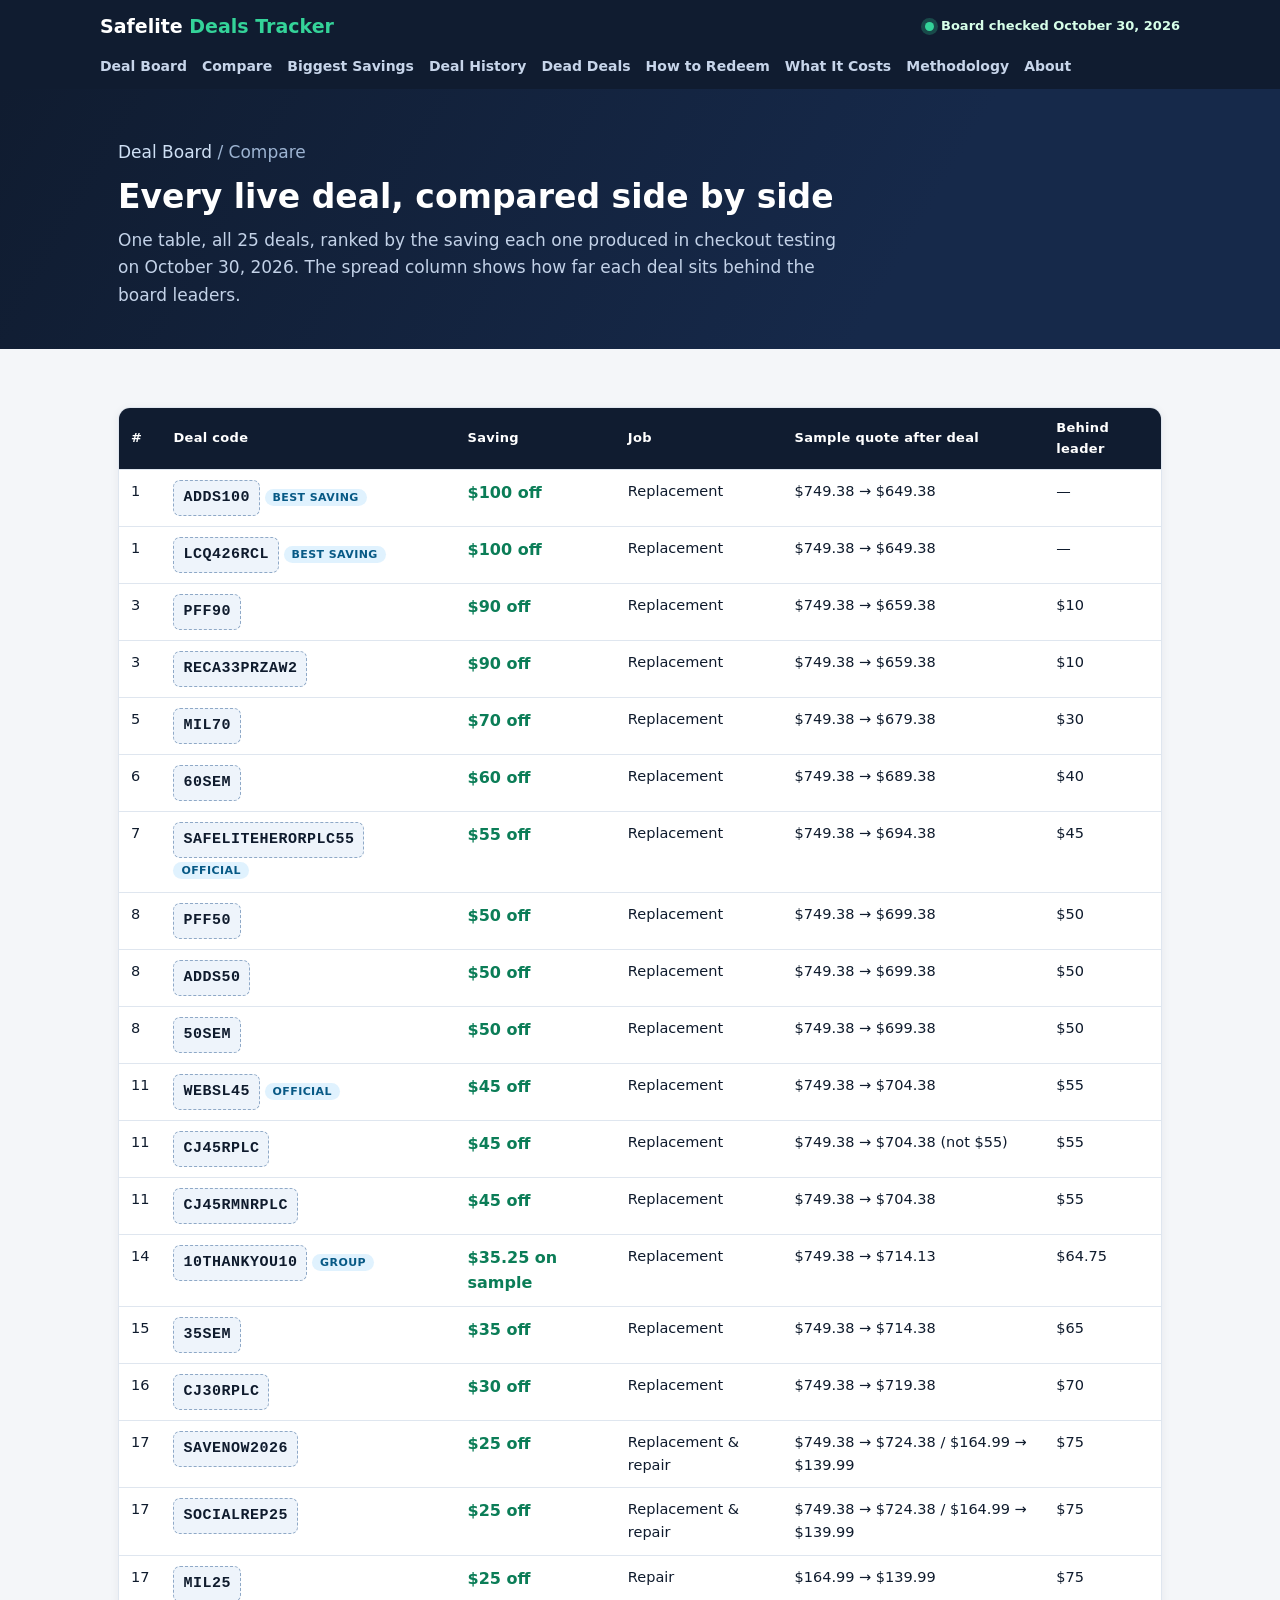
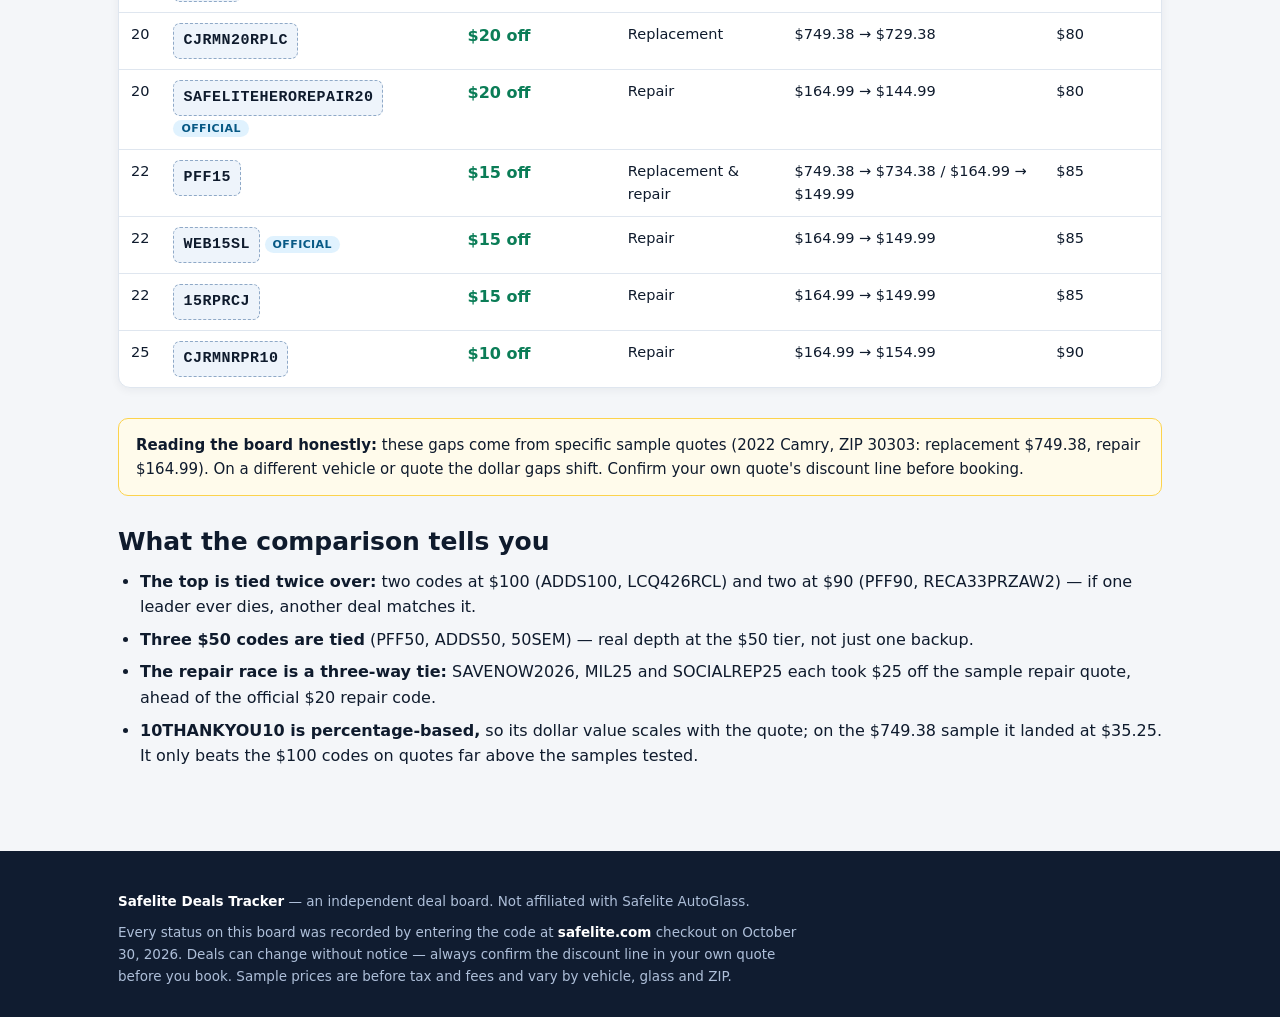
<file: deal-comparison.html>
<!DOCTYPE html>
<html lang="en"><head><meta charset="UTF-8"><meta name="viewport" content="width=device-width,initial-scale=1">
<meta name="google-site-verification" content="UyJAafkkXJoHeMKJTcw36WCvDxJXHL03BKUEEzsuYdc" />
<title>Safelite Deal Comparison: All 25 Live Deals Ranked by Saving (Oct 2026)</title><meta name="description" content="Side-by-side comparison of all 25 live Safelite deals, ranked by saving — $100 down to $10 — with sample quote results from October 30, 2026 checkout tests.">
<link rel="canonical" href="https://safelite-deals-tracker.pages.dev/deal-comparison.html"><meta property="og:type" content="website">
<meta property="og:title" content="Safelite Deal Comparison: All 25 Live Deals Ranked by Saving (Oct 2026)"><meta property="og:description" content="Side-by-side comparison of all 25 live Safelite deals, ranked by saving — $100 down to $10 — with sample quote results from October 30, 2026 checkout tests.">
<meta property="og:url" content="https://safelite-deals-tracker.pages.dev/deal-comparison.html"><link rel="stylesheet" href="style.css"></head>
<body><div class="topbar"><div class="wrap tbar"><a class="brand" href="index.html">Safelite <em>Deals Tracker</em></a>
<span class="pulse"><span class="dot"></span>Board checked October 30, 2026</span><nav class="menu"><a href="index.html">Deal Board</a><a href="deal-comparison.html">Compare</a><a href="biggest-savings.html">Biggest Savings</a><a href="deal-history.html">Deal History</a><a href="dead-deals.html">Dead Deals</a><a href="redeem.html">How to Redeem</a><a href="costs.html">What It Costs</a><a href="methodology.html">Methodology</a><a href="about.html">About</a></nav></div></div>
<div class="hero"><div class="wrap">
<p class="crumb" style="color:#9db4d2"><a href="index.html" style="color:#cfe0f5">Deal Board</a> / Compare</p>
<h1>Every live deal, compared side by side</h1>
<p>One table, all 25 deals, ranked by the saving each one produced in checkout testing on October 30, 2026. The spread column shows how far each deal sits behind the board leaders.</p>
</div></div>
<main><div class="wrap"><section>
<div class="board"><table>
<tr><th>#</th><th>Deal code</th><th>Saving</th><th>Job</th><th>Sample quote after deal</th><th>Behind leader</th></tr>
<tr><td>1</td><td><code class="pill">ADDS100</code> <span class="tag">best saving</span></td><td class="save">$100 off</td><td>Replacement</td><td>$749.38 → $649.38</td><td>—</td></tr>
<tr><td>1</td><td><code class="pill">LCQ426RCL</code> <span class="tag">best saving</span></td><td class="save">$100 off</td><td>Replacement</td><td>$749.38 → $649.38</td><td>—</td></tr>
<tr><td>3</td><td><code class="pill">PFF90</code></td><td class="save">$90 off</td><td>Replacement</td><td>$749.38 → $659.38</td><td>$10</td></tr>
<tr><td>3</td><td><code class="pill">RECA33PRZAW2</code></td><td class="save">$90 off</td><td>Replacement</td><td>$749.38 → $659.38</td><td>$10</td></tr>
<tr><td>5</td><td><code class="pill">MIL70</code></td><td class="save">$70 off</td><td>Replacement</td><td>$749.38 → $679.38</td><td>$30</td></tr>
<tr><td>6</td><td><code class="pill">60SEM</code></td><td class="save">$60 off</td><td>Replacement</td><td>$749.38 → $689.38</td><td>$40</td></tr>
<tr><td>7</td><td><code class="pill">SAFELITEHERORPLC55</code> <span class="tag">official</span></td><td class="save">$55 off</td><td>Replacement</td><td>$749.38 → $694.38</td><td>$45</td></tr>
<tr><td>8</td><td><code class="pill">PFF50</code></td><td class="save">$50 off</td><td>Replacement</td><td>$749.38 → $699.38</td><td>$50</td></tr>
<tr><td>8</td><td><code class="pill">ADDS50</code></td><td class="save">$50 off</td><td>Replacement</td><td>$749.38 → $699.38</td><td>$50</td></tr>
<tr><td>8</td><td><code class="pill">50SEM</code></td><td class="save">$50 off</td><td>Replacement</td><td>$749.38 → $699.38</td><td>$50</td></tr>
<tr><td>11</td><td><code class="pill">WEBSL45</code> <span class="tag">official</span></td><td class="save">$45 off</td><td>Replacement</td><td>$749.38 → $704.38</td><td>$55</td></tr>
<tr><td>11</td><td><code class="pill">CJ45RPLC</code></td><td class="save">$45 off</td><td>Replacement</td><td>$749.38 → $704.38 (not $55)</td><td>$55</td></tr>
<tr><td>11</td><td><code class="pill">CJ45RMNRPLC</code></td><td class="save">$45 off</td><td>Replacement</td><td>$749.38 → $704.38</td><td>$55</td></tr>
<tr><td>14</td><td><code class="pill">10THANKYOU10</code> <span class="tag">group</span></td><td class="save">$35.25 on sample</td><td>Replacement</td><td>$749.38 → $714.13</td><td>$64.75</td></tr>
<tr><td>15</td><td><code class="pill">35SEM</code></td><td class="save">$35 off</td><td>Replacement</td><td>$749.38 → $714.38</td><td>$65</td></tr>
<tr><td>16</td><td><code class="pill">CJ30RPLC</code></td><td class="save">$30 off</td><td>Replacement</td><td>$749.38 → $719.38</td><td>$70</td></tr>
<tr><td>17</td><td><code class="pill">SAVENOW2026</code></td><td class="save">$25 off</td><td>Replacement &amp; repair</td><td>$749.38 → $724.38 / $164.99 → $139.99</td><td>$75</td></tr>
<tr><td>17</td><td><code class="pill">SOCIALREP25</code></td><td class="save">$25 off</td><td>Replacement &amp; repair</td><td>$749.38 → $724.38 / $164.99 → $139.99</td><td>$75</td></tr>
<tr><td>17</td><td><code class="pill">MIL25</code></td><td class="save">$25 off</td><td>Repair</td><td>$164.99 → $139.99</td><td>$75</td></tr>
<tr><td>20</td><td><code class="pill">CJRMN20RPLC</code></td><td class="save">$20 off</td><td>Replacement</td><td>$749.38 → $729.38</td><td>$80</td></tr>
<tr><td>20</td><td><code class="pill">SAFELITEHEROREPAIR20</code> <span class="tag">official</span></td><td class="save">$20 off</td><td>Repair</td><td>$164.99 → $144.99</td><td>$80</td></tr>
<tr><td>22</td><td><code class="pill">PFF15</code></td><td class="save">$15 off</td><td>Replacement &amp; repair</td><td>$749.38 → $734.38 / $164.99 → $149.99</td><td>$85</td></tr>
<tr><td>22</td><td><code class="pill">WEB15SL</code> <span class="tag">official</span></td><td class="save">$15 off</td><td>Repair</td><td>$164.99 → $149.99</td><td>$85</td></tr>
<tr><td>22</td><td><code class="pill">15RPRCJ</code></td><td class="save">$15 off</td><td>Repair</td><td>$164.99 → $149.99</td><td>$85</td></tr>
<tr><td>25</td><td><code class="pill">CJRMNRPR10</code></td><td class="save">$10 off</td><td>Repair</td><td>$164.99 → $154.99</td><td>$90</td></tr>
</table></div></section>
<section><div class="warn"><strong>Reading the board honestly:</strong> these gaps come from specific sample quotes (2022 Camry, ZIP 30303: replacement $749.38, repair $164.99). On a different vehicle or quote the dollar gaps shift. Confirm your own quote's discount line before booking.</div></section>
<section><h2 class="sec">What the comparison tells you</h2>
<ul class="tight">
<li><strong>The top is tied twice over:</strong> two codes at $100 (ADDS100, LCQ426RCL) and two at $90 (PFF90, RECA33PRZAW2) — if one leader ever dies, another deal matches it.</li>
<li><strong>Three $50 codes are tied</strong> (PFF50, ADDS50, 50SEM) — real depth at the $50 tier, not just one backup.</li>
<li><strong>The repair race is a three-way tie:</strong> SAVENOW2026, MIL25 and SOCIALREP25 each took $25 off the sample repair quote, ahead of the official $20 repair code.</li>
<li><strong>10THANKYOU10 is percentage-based,</strong> so its dollar value scales with the quote; on the $749.38 sample it landed at $35.25. It only beats the $100 codes on quotes far above the samples tested.</li>
</ul></section>
</div></main>
<footer class="site"><div class="wrap">
<p><strong style="color:#fff">Safelite Deals Tracker</strong> — an independent deal board. Not affiliated with Safelite AutoGlass.</p>
<p>Every status on this board was recorded by entering the code at <a href="https://www.safelite.com" rel="nofollow noopener" target="_blank">safelite.com</a> checkout on October 30, 2026. Deals can change without notice — always confirm the discount line in your own quote before you book. Sample prices are before tax and fees and vary by vehicle, glass and ZIP.</p>
</div></footer><script src="app.js"></script></body></html>
</file>
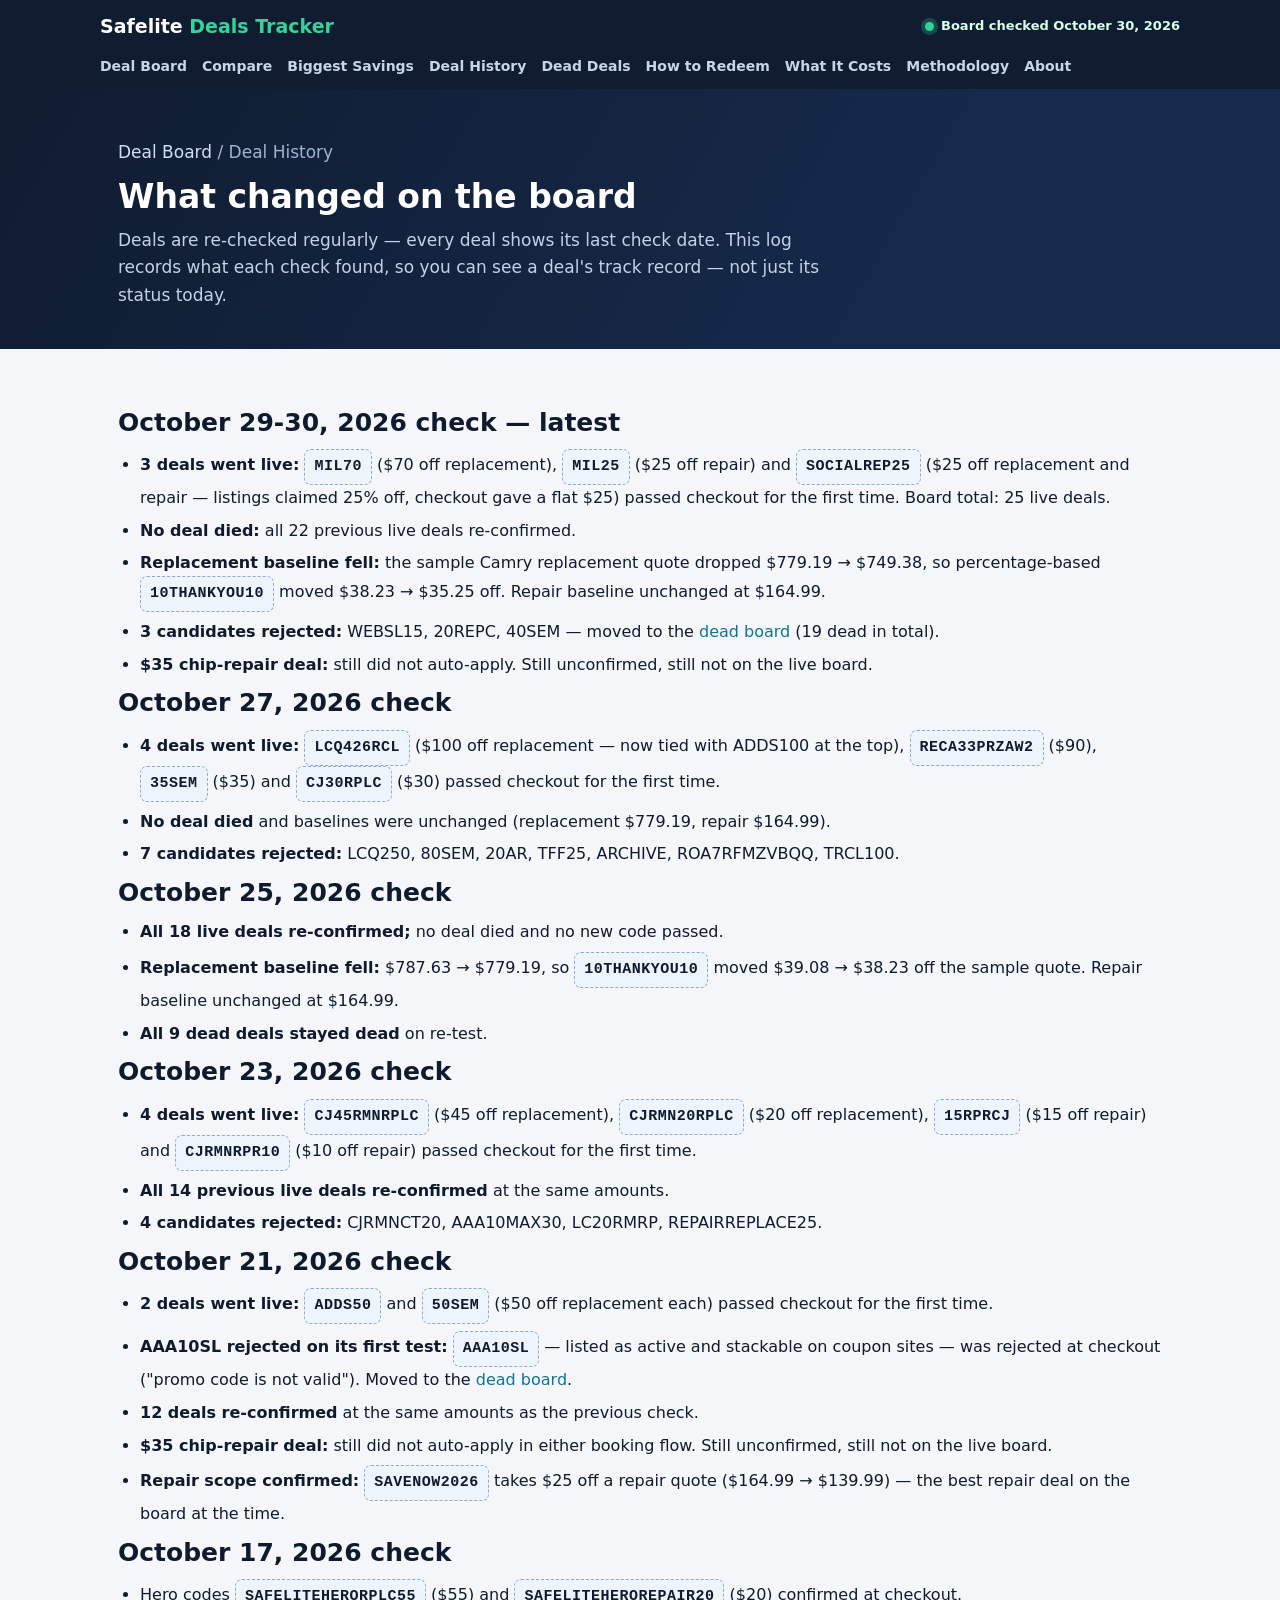
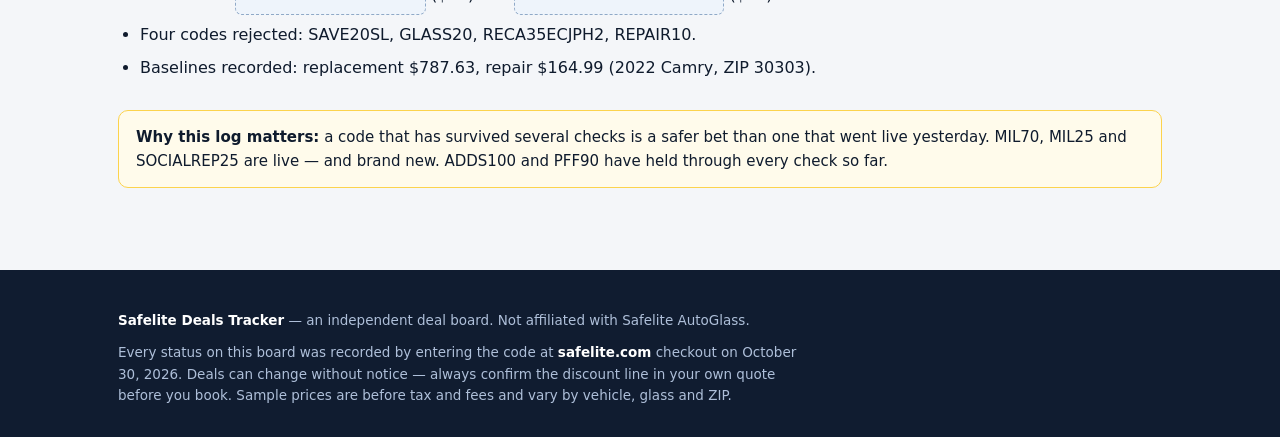
<file: deal-history.html>
<!DOCTYPE html>
<html lang="en"><head><meta charset="UTF-8"><meta name="viewport" content="width=device-width,initial-scale=1">
<meta name="google-site-verification" content="UyJAafkkXJoHeMKJTcw36WCvDxJXHL03BKUEEzsuYdc" />
<title>Safelite Deal History: What Changed in October 2026</title><meta name="description" content="Safelite deal changes tracked in October 2026: 11 codes added across the Oct 23, Oct 27 and Oct 29-30 checks, board now at 25 live deals and 19 dead ones, baseline down to $749.38.">
<link rel="canonical" href="https://safelite-deals-tracker.pages.dev/deal-history.html"><meta property="og:type" content="website">
<meta property="og:title" content="Safelite Deal History: What Changed in October 2026"><meta property="og:description" content="Safelite deal changes tracked in October 2026: 11 codes added across the Oct 23, Oct 27 and Oct 29-30 checks, board now at 25 live deals and 19 dead ones, baseline down to $749.38.">
<meta property="og:url" content="https://safelite-deals-tracker.pages.dev/deal-history.html"><link rel="stylesheet" href="style.css"></head>
<body><div class="topbar"><div class="wrap tbar"><a class="brand" href="index.html">Safelite <em>Deals Tracker</em></a>
<span class="pulse"><span class="dot"></span>Board checked October 30, 2026</span><nav class="menu"><a href="index.html">Deal Board</a><a href="deal-comparison.html">Compare</a><a href="biggest-savings.html">Biggest Savings</a><a href="deal-history.html">Deal History</a><a href="dead-deals.html">Dead Deals</a><a href="redeem.html">How to Redeem</a><a href="costs.html">What It Costs</a><a href="methodology.html">Methodology</a><a href="about.html">About</a></nav></div></div>
<div class="hero"><div class="wrap">
<p class="crumb" style="color:#9db4d2"><a href="index.html" style="color:#cfe0f5">Deal Board</a> / Deal History</p>
<h1>What changed on the board</h1>
<p>Deals are re-checked regularly — every deal shows its last check date. This log records what each check found, so you can see a deal's track record — not just its status today.</p>
</div></div>
<main><div class="wrap"><section>
<h2 class="sec">October 29-30, 2026 check — latest</h2>
<ul class="tight">
<li><strong>3 deals went live:</strong> <code class="pill">MIL70</code> ($70 off replacement), <code class="pill">MIL25</code> ($25 off repair) and <code class="pill">SOCIALREP25</code> ($25 off replacement and repair — listings claimed 25% off, checkout gave a flat $25) passed checkout for the first time. Board total: 25 live deals.</li>
<li><strong>No deal died:</strong> all 22 previous live deals re-confirmed.</li>
<li><strong>Replacement baseline fell:</strong> the sample Camry replacement quote dropped $779.19 → $749.38, so percentage-based <code class="pill">10THANKYOU10</code> moved $38.23 → $35.25 off. Repair baseline unchanged at $164.99.</li>
<li><strong>3 candidates rejected:</strong> WEBSL15, 20REPC, 40SEM — moved to the <a href="dead-deals.html">dead board</a> (19 dead in total).</li>
<li><strong>$35 chip-repair deal:</strong> still did not auto-apply. Still unconfirmed, still not on the live board.</li>
</ul>
<h2 class="sec">October 27, 2026 check</h2>
<ul class="tight">
<li><strong>4 deals went live:</strong> <code class="pill">LCQ426RCL</code> ($100 off replacement — now tied with ADDS100 at the top), <code class="pill">RECA33PRZAW2</code> ($90), <code class="pill">35SEM</code> ($35) and <code class="pill">CJ30RPLC</code> ($30) passed checkout for the first time.</li>
<li><strong>No deal died</strong> and baselines were unchanged (replacement $779.19, repair $164.99).</li>
<li><strong>7 candidates rejected:</strong> LCQ250, 80SEM, 20AR, TFF25, ARCHIVE, ROA7RFMZVBQQ, TRCL100.</li>
</ul>
<h2 class="sec">October 25, 2026 check</h2>
<ul class="tight">
<li><strong>All 18 live deals re-confirmed;</strong> no deal died and no new code passed.</li>
<li><strong>Replacement baseline fell:</strong> $787.63 → $779.19, so <code class="pill">10THANKYOU10</code> moved $39.08 → $38.23 off the sample quote. Repair baseline unchanged at $164.99.</li>
<li><strong>All 9 dead deals stayed dead</strong> on re-test.</li>
</ul>
<h2 class="sec">October 23, 2026 check</h2>
<ul class="tight">
<li><strong>4 deals went live:</strong> <code class="pill">CJ45RMNRPLC</code> ($45 off replacement), <code class="pill">CJRMN20RPLC</code> ($20 off replacement), <code class="pill">15RPRCJ</code> ($15 off repair) and <code class="pill">CJRMNRPR10</code> ($10 off repair) passed checkout for the first time.</li>
<li><strong>All 14 previous live deals re-confirmed</strong> at the same amounts.</li>
<li><strong>4 candidates rejected:</strong> CJRMNCT20, AAA10MAX30, LC20RMRP, REPAIRREPLACE25.</li>
</ul>
<h2 class="sec">October 21, 2026 check</h2>
<ul class="tight">
<li><strong>2 deals went live:</strong> <code class="pill">ADDS50</code> and <code class="pill">50SEM</code> ($50 off replacement each) passed checkout for the first time.</li>
<li><strong>AAA10SL rejected on its first test:</strong> <code class="pill">AAA10SL</code> — listed as active and stackable on coupon sites — was rejected at checkout ("promo code is not valid"). Moved to the <a href="dead-deals.html">dead board</a>.</li>
<li><strong>12 deals re-confirmed</strong> at the same amounts as the previous check.</li>
<li><strong>$35 chip-repair deal:</strong> still did not auto-apply in either booking flow. Still unconfirmed, still not on the live board.</li>
<li><strong>Repair scope confirmed:</strong> <code class="pill">SAVENOW2026</code> takes $25 off a repair quote ($164.99 → $139.99) — the best repair deal on the board at the time.</li>
</ul>
<h2 class="sec">October 17, 2026 check</h2>
<ul class="tight">
<li>Hero codes <code class="pill">SAFELITEHERORPLC55</code> ($55) and <code class="pill">SAFELITEHEROREPAIR20</code> ($20) confirmed at checkout.</li>
<li>Four codes rejected: SAVE20SL, GLASS20, RECA35ECJPH2, REPAIR10.</li>
<li>Baselines recorded: replacement $787.63, repair $164.99 (2022 Camry, ZIP 30303).</li>
</ul>
</section>
<section><div class="warn"><strong>Why this log matters:</strong> a code that has survived several checks is a safer bet than one that went live yesterday. MIL70, MIL25 and SOCIALREP25 are live — and brand new. ADDS100 and PFF90 have held through every check so far.</div></section>
</div></main>
<footer class="site"><div class="wrap">
<p><strong style="color:#fff">Safelite Deals Tracker</strong> — an independent deal board. Not affiliated with Safelite AutoGlass.</p>
<p>Every status on this board was recorded by entering the code at <a href="https://www.safelite.com" rel="nofollow noopener" target="_blank">safelite.com</a> checkout on October 30, 2026. Deals can change without notice — always confirm the discount line in your own quote before you book. Sample prices are before tax and fees and vary by vehicle, glass and ZIP.</p>
</div></footer><script src="app.js"></script></body></html>
</file>
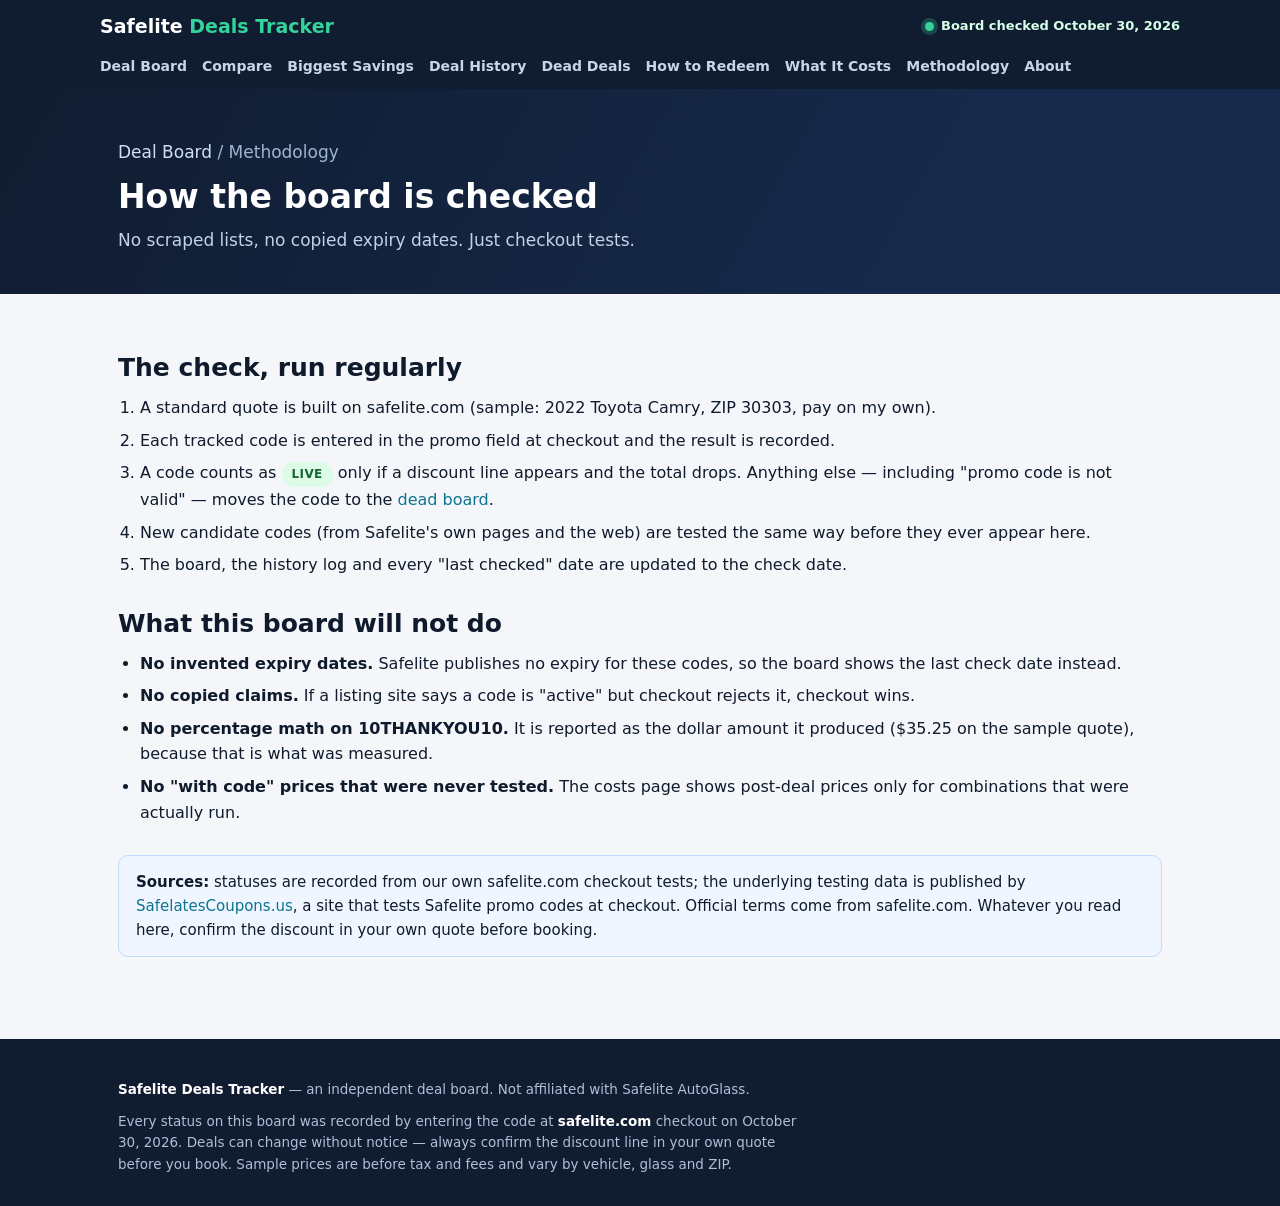
<file: methodology.html>
<!DOCTYPE html>
<html lang="en"><head><meta charset="UTF-8"><meta name="viewport" content="width=device-width,initial-scale=1">
<meta name="google-site-verification" content="UyJAafkkXJoHeMKJTcw36WCvDxJXHL03BKUEEzsuYdc" />
<title>Methodology: How the Safelite Deal Board Is Checked</title><meta name="description" content="How this deal board works: every Safelite code is re-entered at safelite.com checkout regularly and every deal shows its last check date; live deals are confirmed, dead ones are moved.">
<link rel="canonical" href="https://safelite-deals-tracker.pages.dev/methodology.html"><meta property="og:type" content="website">
<meta property="og:title" content="Methodology: How the Safelite Deal Board Is Checked"><meta property="og:description" content="How this deal board works: every Safelite code is re-entered at safelite.com checkout regularly and every deal shows its last check date; live deals are confirmed, dead ones are moved.">
<meta property="og:url" content="https://safelite-deals-tracker.pages.dev/methodology.html"><link rel="stylesheet" href="style.css"></head>
<body><div class="topbar"><div class="wrap tbar"><a class="brand" href="index.html">Safelite <em>Deals Tracker</em></a>
<span class="pulse"><span class="dot"></span>Board checked October 30, 2026</span><nav class="menu"><a href="index.html">Deal Board</a><a href="deal-comparison.html">Compare</a><a href="biggest-savings.html">Biggest Savings</a><a href="deal-history.html">Deal History</a><a href="dead-deals.html">Dead Deals</a><a href="redeem.html">How to Redeem</a><a href="costs.html">What It Costs</a><a href="methodology.html">Methodology</a><a href="about.html">About</a></nav></div></div>
<div class="hero"><div class="wrap">
<p class="crumb" style="color:#9db4d2"><a href="index.html" style="color:#cfe0f5">Deal Board</a> / Methodology</p>
<h1>How the board is checked</h1>
<p>No scraped lists, no copied expiry dates. Just checkout tests.</p>
</div></div>
<main><div class="wrap"><section>
<h2 class="sec">The check, run regularly</h2>
<ol class="steps">
<li>A standard quote is built on safelite.com (sample: 2022 Toyota Camry, ZIP 30303, pay on my own).</li>
<li>Each tracked code is entered in the promo field at checkout and the result is recorded.</li>
<li>A code counts as <span class="status live">Live</span> only if a discount line appears and the total drops. Anything else — including "promo code is not valid" — moves the code to the <a href="dead-deals.html">dead board</a>.</li>
<li>New candidate codes (from Safelite's own pages and the web) are tested the same way before they ever appear here.</li>
<li>The board, the history log and every "last checked" date are updated to the check date.</li>
</ol></section>
<section><h2 class="sec">What this board will not do</h2>
<ul class="tight">
<li><strong>No invented expiry dates.</strong> Safelite publishes no expiry for these codes, so the board shows the last check date instead.</li>
<li><strong>No copied claims.</strong> If a listing site says a code is "active" but checkout rejects it, checkout wins.</li>
<li><strong>No percentage math on 10THANKYOU10.</strong> It is reported as the dollar amount it produced ($35.25 on the sample quote), because that is what was measured.</li>
<li><strong>No "with code" prices that were never tested.</strong> The costs page shows post-deal prices only for combinations that were actually run.</li>
</ul></section>
<section><div class="src"><strong>Sources:</strong> statuses are recorded from our own safelite.com checkout tests; the underlying testing data is published by <a href="https://safelatescoupons.us" rel="nofollow noopener" target="_blank">SafelatesCoupons.us</a>, a site that tests Safelite promo codes at checkout. Official terms come from safelite.com. Whatever you read here, confirm the discount in your own quote before booking.</div></section>
</div></main>
<footer class="site"><div class="wrap">
<p><strong style="color:#fff">Safelite Deals Tracker</strong> — an independent deal board. Not affiliated with Safelite AutoGlass.</p>
<p>Every status on this board was recorded by entering the code at <a href="https://www.safelite.com" rel="nofollow noopener" target="_blank">safelite.com</a> checkout on October 30, 2026. Deals can change without notice — always confirm the discount line in your own quote before you book. Sample prices are before tax and fees and vary by vehicle, glass and ZIP.</p>
</div></footer><script src="app.js"></script></body></html>
</file>
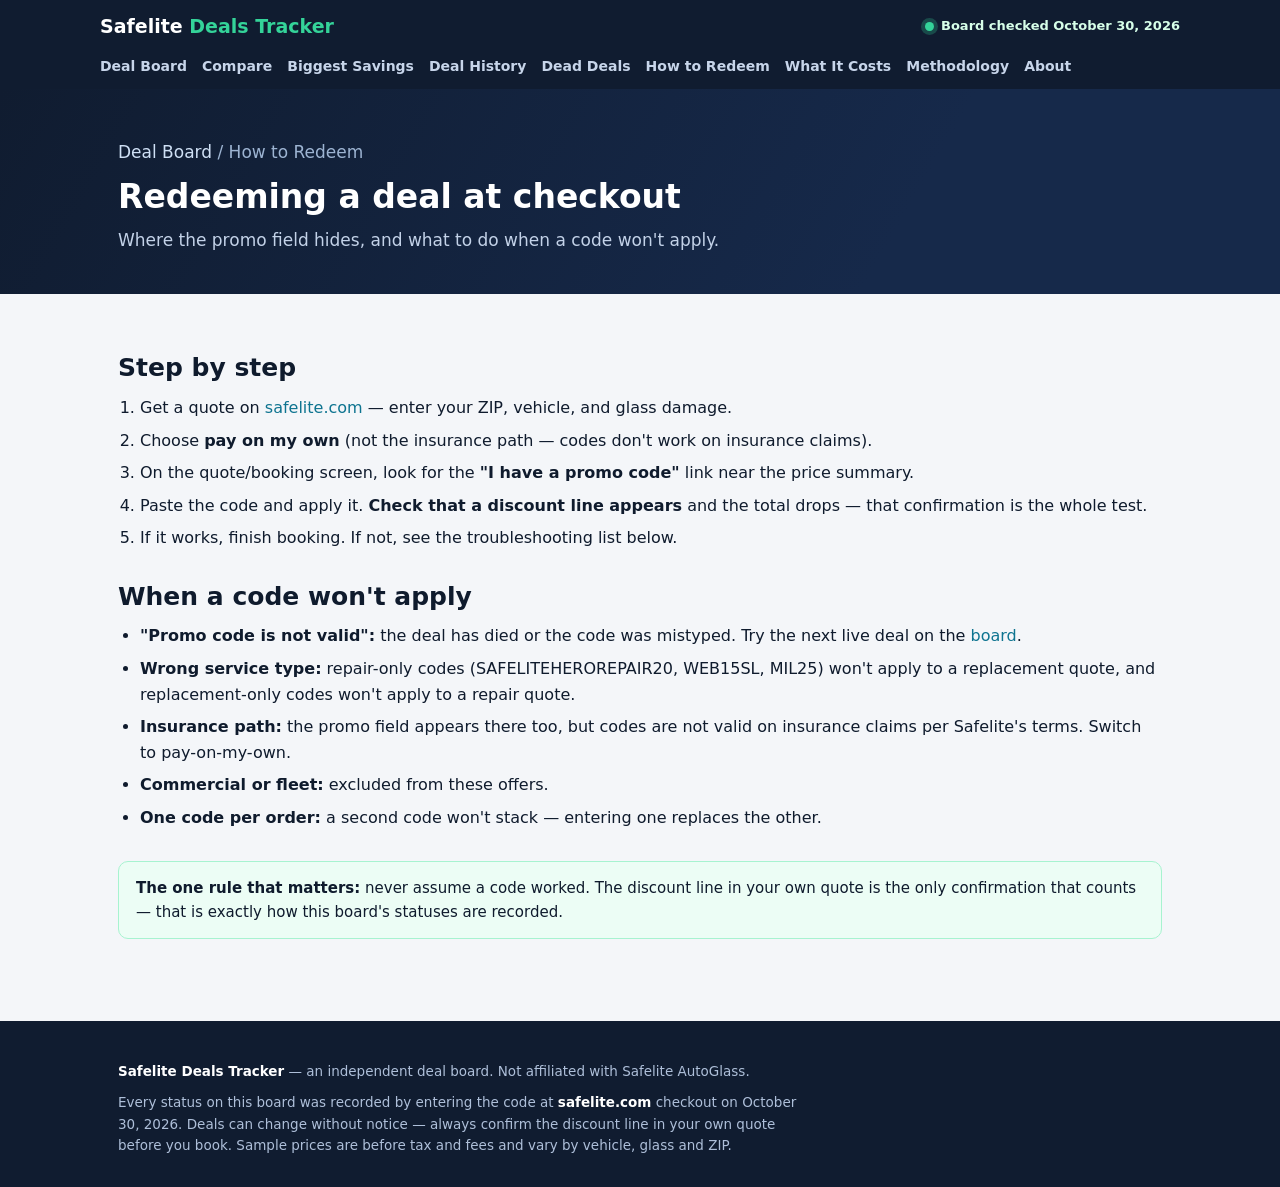
<file: redeem.html>
<!DOCTYPE html>
<html lang="en"><head><meta charset="UTF-8"><meta name="viewport" content="width=device-width,initial-scale=1">
<meta name="google-site-verification" content="UyJAafkkXJoHeMKJTcw36WCvDxJXHL03BKUEEzsuYdc" />
<title>How to Redeem a Safelite Deal at Checkout (Step by Step)</title><meta name="description" content="How to apply a Safelite promo code at safelite.com checkout, step by step — plus why a code gets rejected and how to fix it.">
<link rel="canonical" href="https://safelite-deals-tracker.pages.dev/redeem.html"><meta property="og:type" content="website">
<meta property="og:title" content="How to Redeem a Safelite Deal at Checkout (Step by Step)"><meta property="og:description" content="How to apply a Safelite promo code at safelite.com checkout, step by step — plus why a code gets rejected and how to fix it.">
<meta property="og:url" content="https://safelite-deals-tracker.pages.dev/redeem.html"><link rel="stylesheet" href="style.css"></head>
<body><div class="topbar"><div class="wrap tbar"><a class="brand" href="index.html">Safelite <em>Deals Tracker</em></a>
<span class="pulse"><span class="dot"></span>Board checked October 30, 2026</span><nav class="menu"><a href="index.html">Deal Board</a><a href="deal-comparison.html">Compare</a><a href="biggest-savings.html">Biggest Savings</a><a href="deal-history.html">Deal History</a><a href="dead-deals.html">Dead Deals</a><a href="redeem.html">How to Redeem</a><a href="costs.html">What It Costs</a><a href="methodology.html">Methodology</a><a href="about.html">About</a></nav></div></div>
<div class="hero"><div class="wrap">
<p class="crumb" style="color:#9db4d2"><a href="index.html" style="color:#cfe0f5">Deal Board</a> / How to Redeem</p>
<h1>Redeeming a deal at checkout</h1>
<p>Where the promo field hides, and what to do when a code won't apply.</p>
</div></div>
<main><div class="wrap"><section>
<h2 class="sec">Step by step</h2>
<ol class="steps">
<li>Get a quote on <a href="https://www.safelite.com" rel="nofollow noopener" target="_blank">safelite.com</a> — enter your ZIP, vehicle, and glass damage.</li>
<li>Choose <strong>pay on my own</strong> (not the insurance path — codes don't work on insurance claims).</li>
<li>On the quote/booking screen, look for the <strong>"I have a promo code"</strong> link near the price summary.</li>
<li>Paste the code and apply it. <strong>Check that a discount line appears</strong> and the total drops — that confirmation is the whole test.</li>
<li>If it works, finish booking. If not, see the troubleshooting list below.</li>
</ol></section>
<section><h2 class="sec">When a code won't apply</h2>
<ul class="tight">
<li><strong>"Promo code is not valid":</strong> the deal has died or the code was mistyped. Try the next live deal on the <a href="index.html">board</a>.</li>
<li><strong>Wrong service type:</strong> repair-only codes (SAFELITEHEROREPAIR20, WEB15SL, MIL25) won't apply to a replacement quote, and replacement-only codes won't apply to a repair quote.</li>
<li><strong>Insurance path:</strong> the promo field appears there too, but codes are not valid on insurance claims per Safelite's terms. Switch to pay-on-my-own.</li>
<li><strong>Commercial or fleet:</strong> excluded from these offers.</li>
<li><strong>One code per order:</strong> a second code won't stack — entering one replaces the other.</li>
</ul></section>
<section><div class="callout"><strong>The one rule that matters:</strong> never assume a code worked. The discount line in your own quote is the only confirmation that counts — that is exactly how this board's statuses are recorded.</div></section>
</div></main>
<footer class="site"><div class="wrap">
<p><strong style="color:#fff">Safelite Deals Tracker</strong> — an independent deal board. Not affiliated with Safelite AutoGlass.</p>
<p>Every status on this board was recorded by entering the code at <a href="https://www.safelite.com" rel="nofollow noopener" target="_blank">safelite.com</a> checkout on October 30, 2026. Deals can change without notice — always confirm the discount line in your own quote before you book. Sample prices are before tax and fees and vary by vehicle, glass and ZIP.</p>
</div></footer><script src="app.js"></script></body></html>
</file>
<file: style.css>
:root{--ink:#0f1b2d;--mut:#51607a;--bg:#f4f6f9;--card:#fff;--line:#dfe6ef;
--emer:#0e9f6e;--emer-d:#0b7d57;--teal:#0e7490;--amber:#b45309;--red:#dc2626;
--dark:#101c30;--dark2:#16294a;--radius:12px}
*{box-sizing:border-box;margin:0;padding:0}
body{font-family:Inter,'Segoe UI',system-ui,-apple-system,Arial,sans-serif;color:var(--ink);background:var(--bg);line-height:1.6}
a{color:var(--teal);text-decoration:none}a:hover{text-decoration:underline}
.wrap{max-width:1080px;margin:0 auto;padding:0 18px}
.topbar{background:var(--dark);color:#fff;position:sticky;top:0;z-index:50}
.tbar{display:flex;align-items:center;justify-content:space-between;gap:14px;padding:11px 0;flex-wrap:wrap}
.brand{font-size:19px;font-weight:800;color:#fff}.brand em{font-style:normal;color:#34d399}
nav.menu{display:flex;gap:15px;flex-wrap:wrap;font-size:14px}
nav.menu a{color:#c7d5ea;font-weight:600}
.pulse{display:inline-flex;align-items:center;gap:7px;font-size:13px;font-weight:700;color:#d7ffe9}
.dot{width:9px;height:9px;border-radius:50%;background:#34d399;box-shadow:0 0 0 4px rgba(52,211,153,.25)}
.hero{background:linear-gradient(120deg,var(--dark) 0%,var(--dark2) 70%);color:#fff;padding:46px 0 40px}
.hero h1{font-size:33px;line-height:1.25;max-width:800px;margin:10px 0}
.hero p{color:#c3d2e8;max-width:740px;font-size:17px}
.hero .stats{display:flex;gap:12px;flex-wrap:wrap;margin-top:18px}
.stat{background:rgba(255,255,255,.08);border:1px solid rgba(255,255,255,.16);border-radius:10px;padding:10px 16px}
.stat b{display:block;font-size:22px;color:#fff}.stat span{font-size:12.5px;color:#a9bdd8}
main{padding:28px 0 8px}
section{margin:30px 0}
h2.sec{font-size:25px;margin-bottom:6px;line-height:1.3}
h3{font-size:18px;margin:18px 0 6px}
p.sub{color:var(--mut);max-width:840px}
.board{background:var(--card);border:1px solid var(--line);border-radius:var(--radius);overflow:hidden;box-shadow:0 2px 10px rgba(16,28,48,.06)}
table{width:100%;border-collapse:collapse;font-size:14.5px}
th{background:var(--dark);color:#fff;text-align:left;padding:10px 12px;font-size:13px;letter-spacing:.3px}
td{padding:10px 12px;border-top:1px solid var(--line);vertical-align:top}
tr.hl td{background:#f0fdf6}
code.pill{display:inline-block;font-weight:800;letter-spacing:.5px;background:#eef4fb;border:1px dashed #8fa9c7;border-radius:7px;padding:5px 9px;font-size:15px}
.save{font-weight:800;color:var(--emer-d);font-size:16px}
.status{display:inline-block;font-size:12px;font-weight:800;padding:3px 10px;border-radius:999px;text-transform:uppercase;letter-spacing:.4px}
.status.live{background:#dcfce7;color:#166534}
.status.dead{background:#fee2e2;color:#991b1b}
.status.note{background:#fef3c7;color:#92400e}
.tag{font-size:11px;font-weight:800;background:#e0f2fe;color:#075985;padding:2px 8px;border-radius:999px;text-transform:uppercase;letter-spacing:.4px}
.lead{display:grid;grid-template-columns:repeat(auto-fill,minmax(240px,1fr));gap:14px;margin:16px 0}
.rank{background:var(--card);border:1px solid var(--line);border-radius:var(--radius);padding:16px}
.rank .n{font-size:13px;font-weight:800;color:var(--mut);text-transform:uppercase;letter-spacing:.5px}
.rank .v{font-size:30px;font-weight:800;color:var(--ink)}
.rank p{font-size:14px;color:var(--mut)}
details{background:var(--card);border:1px solid var(--line);border-radius:10px;padding:12px 16px;margin:9px 0}
details summary{font-weight:700;cursor:pointer}
details p{margin-top:6px;font-size:15px;color:#33424f}
.callout{background:#ecfdf5;border:1px solid #a7f3d0;border-radius:10px;padding:14px 17px;font-size:15px}
.warn{background:#fffbeb;border:1px solid #fcd34d;border-radius:10px;padding:14px 17px;font-size:15px}
.src{background:#eff6ff;border:1px solid #bfdbfe;border-radius:10px;padding:14px 17px;font-size:15px}
ol.steps,ul.tight{margin:10px 0 10px 22px}ol.steps li,ul.tight li{margin:7px 0}
.copybtn{background:var(--emer);color:#fff;border:0;font-weight:700;padding:7px 14px;border-radius:8px;cursor:pointer;font-size:14px}
.copybtn:hover{background:var(--emer-d)}.copybtn.done{background:var(--teal)}
footer.site{background:var(--dark);color:#aebfd9;margin-top:44px;padding:30px 0}
footer.site a{color:#fff;font-weight:600}
footer.site p{font-size:13.5px;max-width:700px;margin-top:10px}
.crumb{font-size:13px;color:var(--mut);margin:4px 0 10px}
@media(max-width:640px){.hero h1{font-size:26px}h2.sec{font-size:21px}}
</file>
